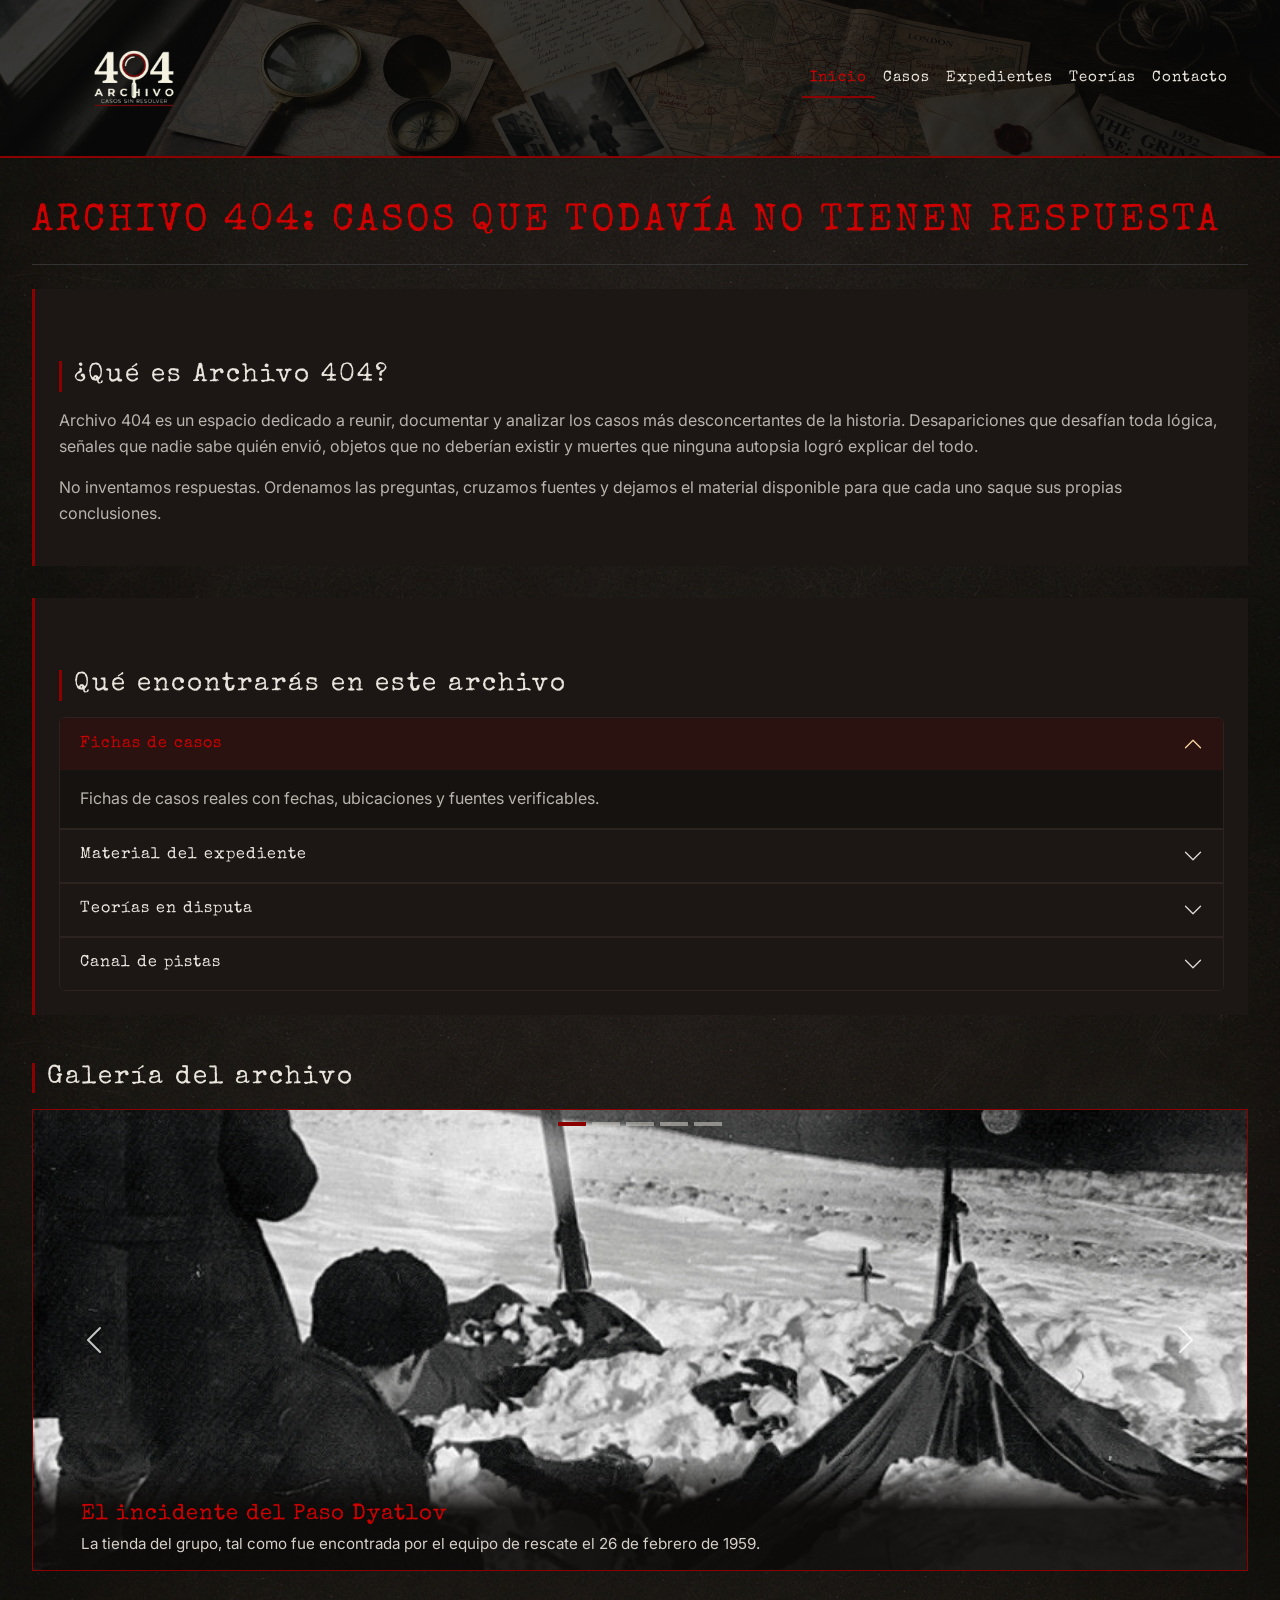
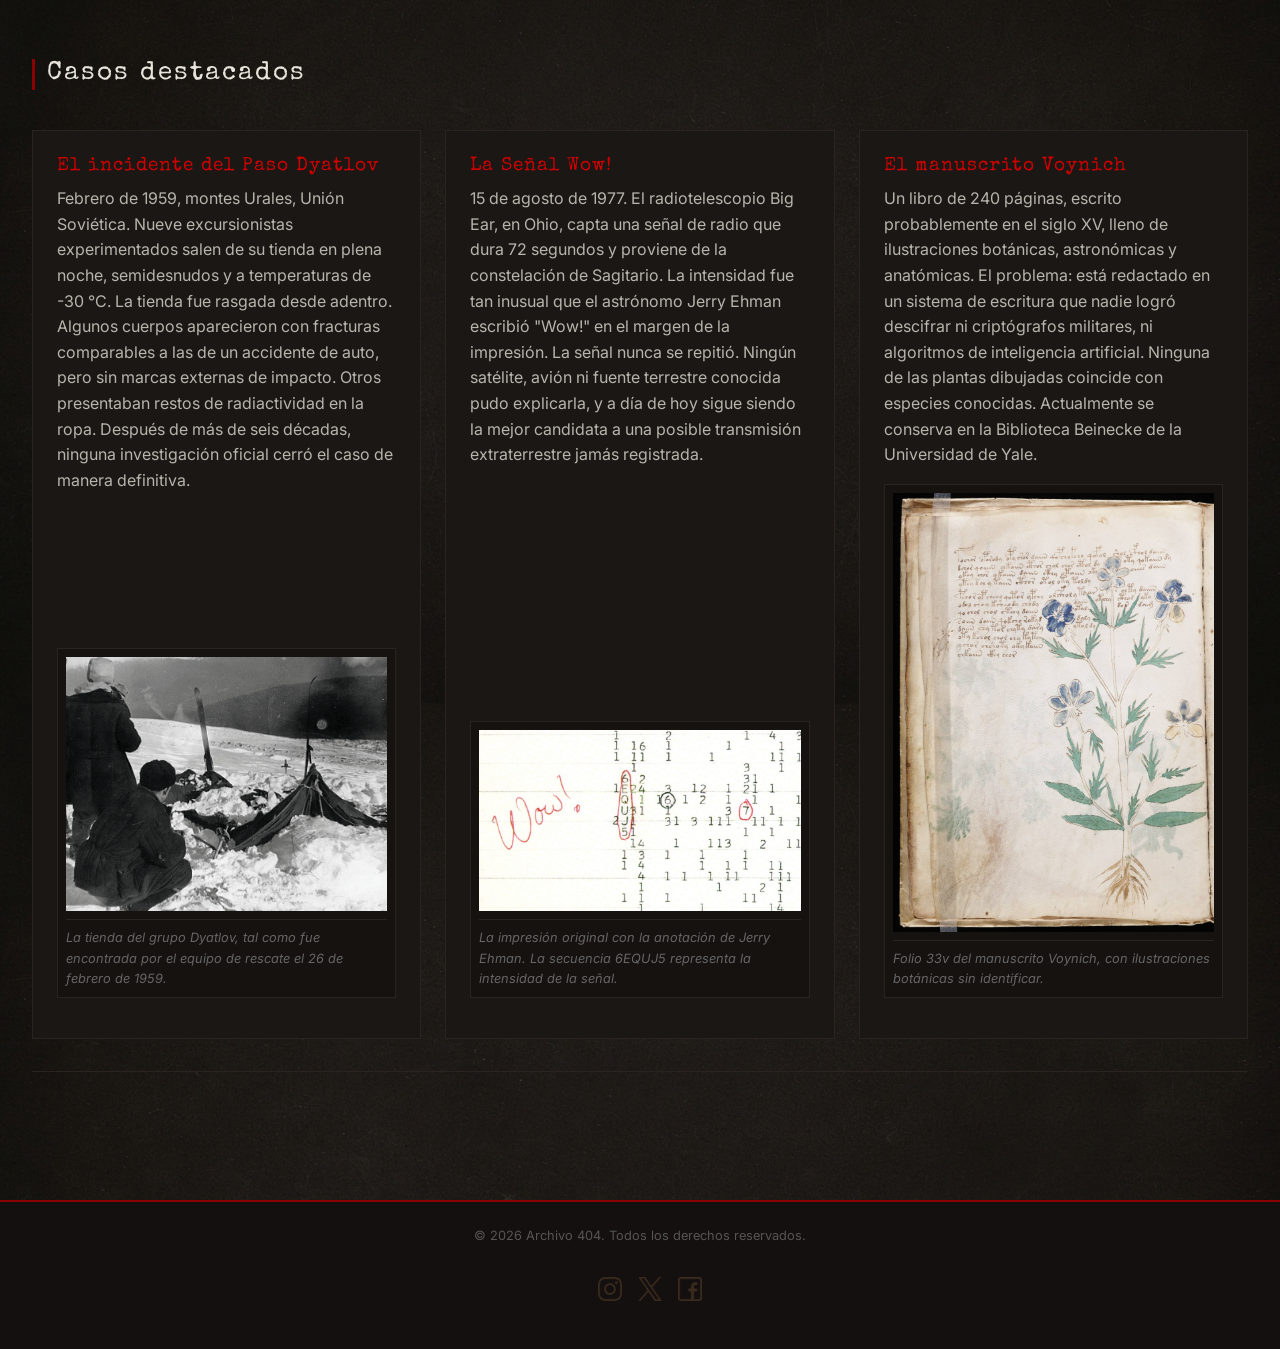
<file: index.html>
<!DOCTYPE html>
<html lang="es">
<head>
    <meta charset="UTF-8" />
    <meta name="viewport" content="width=device-width, initial-scale=1.0" />
    <title>Archivo 404 — Casos sin resolver</title>
    <link href="https://cdn.jsdelivr.net/npm/bootstrap@5.3.3/dist/css/bootstrap.min.css" rel="stylesheet" integrity="sha384-QWTKZyjpPEjISv5WaRU9OFeRpok6YctnYmDr5pNlyT2bRjXh0JMhjY6hW+ALEwIH" crossorigin="anonymous">
    <link rel="stylesheet" href="./css/style.css" />
</head>
<body class="page">
    <header class="header">
        <nav class="navbar navbar-expand-lg navbar-dark" data-bs-theme="dark" aria-label="Navegación principal">
            <div class="container-fluid">
                <a class="navbar-brand" href="./index.html">
                    <img src="./img/logo-archivo404.jpg" alt="Logo de la Página">
                </a>
                <button class="navbar-toggler" type="button" data-bs-toggle="collapse" data-bs-target="#menuPrincipal" aria-controls="menuPrincipal" aria-expanded="false" aria-label="Abrir menú de navegación">
                    <span class="navbar-toggler-icon"></span>
                </button>
                <div class="collapse navbar-collapse" id="menuPrincipal">
                    <ul class="navbar-nav ms-lg-auto">
                        <li class="nav-item">
                            <a class="nav-link active" href="./index.html" aria-current="page">Inicio</a>
                        </li>
                        <li class="nav-item">
                            <a class="nav-link" href="./pages/casos.html">Casos</a>
                        </li>
                        <li class="nav-item">
                            <a class="nav-link" href="./pages/expedientes.html">Expedientes</a>
                        </li>
                        <li class="nav-item">
                            <a class="nav-link" href="./pages/teorias.html">Teorías</a>
                        </li>
                        <li class="nav-item">
                            <a class="nav-link" href="./pages/contacto.html">Contacto</a>
                        </li>
                    </ul>
                </div>
            </div>
        </nav>
    </header>

    <main class="main-content">
        <h1>Archivo 404: CASOS QUE TODAVÍA NO TIENEN RESPUESTA</h1>

        <section class="intro-section">
            <h2>¿Qué es Archivo 404?</h2>
            <p>
                Archivo 404 es un espacio dedicado a reunir, documentar y analizar
                los casos más desconcertantes de la historia. Desapariciones que
                desafían toda lógica, señales que nadie sabe quién envió, objetos
                que no deberían existir y muertes que ninguna autopsia logró
                explicar del todo.
            </p>
            <p>
                No inventamos respuestas. Ordenamos las preguntas, cruzamos fuentes
                y dejamos el material disponible para que cada uno saque sus
                propias conclusiones.
            </p>
        </section>

        <section class="intro-section">
            <h2>Qué encontrarás en este archivo</h2>
            <div class="accordion archive-accordion" id="archivoAccordion">
                <div class="accordion-item">
                    <h3 class="accordion-header" id="headingFichas">
                        <button class="accordion-button" type="button" data-bs-toggle="collapse" data-bs-target="#collapseFichas" aria-expanded="true" aria-controls="collapseFichas">
                            Fichas de casos
                        </button>
                    </h3>
                    <div id="collapseFichas" class="accordion-collapse collapse show" aria-labelledby="headingFichas" data-bs-parent="#archivoAccordion">
                        <div class="accordion-body">
                            Fichas de casos reales con fechas, ubicaciones y fuentes verificables.
                        </div>
                    </div>
                </div>
                <div class="accordion-item">
                    <h3 class="accordion-header" id="headingMaterial">
                        <button class="accordion-button collapsed" type="button" data-bs-toggle="collapse" data-bs-target="#collapseMaterial" aria-expanded="false" aria-controls="collapseMaterial">
                            Material del expediente
                        </button>
                    </h3>
                    <div id="collapseMaterial" class="accordion-collapse collapse" aria-labelledby="headingMaterial" data-bs-parent="#archivoAccordion">
                        <div class="accordion-body">
                            Material fotográfico y cartográfico de cada expediente.
                        </div>
                    </div>
                </div>
                <div class="accordion-item">
                    <h3 class="accordion-header" id="headingTeorias">
                        <button class="accordion-button collapsed" type="button" data-bs-toggle="collapse" data-bs-target="#collapseTeorias" aria-expanded="false" aria-controls="collapseTeorias">
                            Teorías en disputa
                        </button>
                    </h3>
                    <div id="collapseTeorias" class="accordion-collapse collapse" aria-labelledby="headingTeorias" data-bs-parent="#archivoAccordion">
                        <div class="accordion-body">
                            Teorías en disputa: desde la explicación científica más conservadora hasta las hipótesis que nadie se anima a descartar.
                        </div>
                    </div>
                </div>
                <div class="accordion-item">
                    <h3 class="accordion-header" id="headingPistas">
                        <button class="accordion-button collapsed" type="button" data-bs-toggle="collapse" data-bs-target="#collapsePistas" aria-expanded="false" aria-controls="collapsePistas">
                            Canal de pistas
                        </button>
                    </h3>
                    <div id="collapsePistas" class="accordion-collapse collapse" aria-labelledby="headingPistas" data-bs-parent="#archivoAccordion">
                        <div class="accordion-body">
                            Un canal directo para enviar pistas, testimonios o correcciones.
                        </div>
                    </div>
                </div>
            </div>
        </section>

        <section class="gallery-section" aria-labelledby="titulo-galeria">
            <h2 id="titulo-galeria">Galería del archivo</h2>
            <div id="archivoCarousel" class="carousel slide case-carousel" data-bs-ride="carousel">
                <div class="carousel-indicators">
                    <button type="button" data-bs-target="#archivoCarousel" data-bs-slide-to="0" class="active" aria-current="true" aria-label="Diapositiva 1"></button>
                    <button type="button" data-bs-target="#archivoCarousel" data-bs-slide-to="1" aria-label="Diapositiva 2"></button>
                    <button type="button" data-bs-target="#archivoCarousel" data-bs-slide-to="2" aria-label="Diapositiva 3"></button>
                    <button type="button" data-bs-target="#archivoCarousel" data-bs-slide-to="3" aria-label="Diapositiva 4"></button>
                    <button type="button" data-bs-target="#archivoCarousel" data-bs-slide-to="4" aria-label="Diapositiva 5"></button>
                </div>
                <div class="carousel-inner">
                    <div class="carousel-item active">
                        <img src="./img/paso-dyatlov-tienda.jpg" class="d-block w-100" alt="Fotografía en blanco y negro de la tienda de campaña del grupo Dyatlov encontrada semiderrumbada y cubierta de nieve en los montes Urales">
                        <div class="carousel-caption">
                            <h3>El incidente del Paso Dyatlov</h3>
                            <p>La tienda del grupo, tal como fue encontrada por el equipo de rescate el 26 de febrero de 1959.</p>
                        </div>
                    </div>
                    <div class="carousel-item">
                        <img src="./img/senal-wow.jpg" class="d-block w-100" alt="Impresión original del radiotelescopio Big Ear con la secuencia 6EQUJ5 rodeada por un círculo rojo y la anotación Wow! escrita a mano">
                        <div class="carousel-caption">
                            <h3>La Señal Wow!</h3>
                            <p>La impresión original con la anotación de Jerry Ehman. La secuencia 6EQUJ5 representa la intensidad de la señal.</p>
                        </div>
                    </div>
                    <div class="carousel-item">
                        <img src="./img/manuscrito-voynich.jpg" class="d-block w-100" alt="Página abierta del manuscrito Voynich mostrando texto en escritura desconocida junto a ilustraciones botánicas de plantas que no coinciden con especies reales">
                        <div class="carousel-caption">
                            <h3>El manuscrito Voynich</h3>
                            <p>Folio 33v, con ilustraciones botánicas sin identificar. Biblioteca Beinecke, Universidad de Yale.</p>
                        </div>
                    </div>
                    <div class="carousel-item">
                        <img src="./img/mary-celeste-grabado.jpg" class="d-block w-100" alt="Grabado del siglo XIX del bergantín Mary Celeste navegando en mar abierto">
                        <div class="carousel-caption">
                            <h3>El Mary Celeste</h3>
                            <p>Ilustración del bergantín encontrada a la deriva en 1872, con la carga intacta y la tripulación desaparecida.</p>
                        </div>
                    </div>
                    <div class="carousel-item">
                        <img src="./img/faro-flannan.jpg" class="d-block w-100" alt="Fotografía del faro de las islas Flannan sobre un acantilado rocoso rodeado de mar">
                        <div class="carousel-caption">
                            <h3>El faro de las islas Flannan</h3>
                            <p>Eilean Mòr, Escocia, donde desaparecieron los tres fareros en diciembre de 1900.</p>
                        </div>
                    </div>
                </div>
                <button class="carousel-control-prev" type="button" data-bs-target="#archivoCarousel" data-bs-slide="prev">
                    <span class="carousel-control-prev-icon" aria-hidden="true"></span>
                    <span class="visually-hidden">Anterior</span>
                </button>
                <button class="carousel-control-next" type="button" data-bs-target="#archivoCarousel" data-bs-slide="next">
                    <span class="carousel-control-next-icon" aria-hidden="true"></span>
                    <span class="visually-hidden">Siguiente</span>
                </button>
            </div>
        </section>

        <section class="case-category">
            <h2>Casos destacados</h2>

            <article class="case-card" tabindex="0">
                <h3>El incidente del Paso Dyatlov</h3>
                <p>
                    Febrero de 1959, montes Urales, Unión Soviética. Nueve
                    excursionistas experimentados salen de su tienda en plena noche,
                    semidesnudos y a temperaturas de -30 °C. La tienda fue rasgada
                    desde adentro. Algunos cuerpos aparecieron con fracturas
                    comparables a las de un accidente de auto, pero sin marcas
                    externas de impacto. Otros presentaban restos de radiactividad
                    en la ropa. Después de más de seis décadas, ninguna
                    investigación oficial cerró el caso de manera definitiva.
                </p>
                <figure>
                    <img src="./img/paso-dyatlov-tienda.jpg" alt="Fotografía en blanco y negro de la tienda de campaña del grupo Dyatlov encontrada semiderrumbada y cubierta de nieve en los montes Urales" />
                    <figcaption>La tienda del grupo Dyatlov, tal como fue encontrada por el equipo de rescate el 26 de febrero de 1959.</figcaption>
                </figure>
            </article>

            <article class="case-card" tabindex="0">
                <h3>La Señal Wow!</h3>
                <p>
                    15 de agosto de 1977. El radiotelescopio Big Ear, en Ohio,
                    capta una señal de radio que dura 72 segundos y proviene de la
                    constelación de Sagitario. La intensidad fue tan inusual que el
                    astrónomo Jerry Ehman escribió "Wow!" en el margen de la
                    impresión. La señal nunca se repitió. Ningún satélite, avión ni
                    fuente terrestre conocida pudo explicarla, y a día de hoy sigue
                    siendo la mejor candidata a una posible transmisión
                    extraterrestre jamás registrada.
                </p>
                <figure>
                    <img src="./img/senal-wow.jpg" alt="Impresión original del radiotelescopio Big Ear con la secuencia 6EQUJ5 rodeada por un círculo rojo y la anotación Wow! escrita a mano" />
                    <figcaption>La impresión original con la anotación de Jerry Ehman. La secuencia 6EQUJ5 representa la intensidad de la señal.</figcaption>
                </figure>
            </article>

            <article class="case-card" tabindex="0">
                <h3>El manuscrito Voynich</h3>
                <p>
                    Un libro de 240 páginas, escrito probablemente en el siglo XV,
                    lleno de ilustraciones botánicas, astronómicas y anatómicas. El
                    problema: está redactado en un sistema de escritura que nadie
                    logró descifrar ni criptógrafos militares, ni algoritmos de 
                    inteligencia artificial. Ninguna de las plantas dibujadas
                    coincide con especies conocidas. Actualmente se conserva en la
                    Biblioteca Beinecke de la Universidad de Yale.
                </p>
                <figure>
                    <img src="./img/manuscrito-voynich.jpg" alt="Página abierta del manuscrito Voynich mostrando texto en escritura desconocida junto a ilustraciones botánicas de plantas que no coinciden con especies reales" />
                    <figcaption>Folio 33v del manuscrito Voynich, con ilustraciones botánicas sin identificar.</figcaption>
                </figure>
            </article>
        </section>
    </main>

    <footer class="site-footer">
        <p>&copy; 2026 Archivo 404. Todos los derechos reservados.</p>
        <ul class="social-links">
            <li><a href="https://www.instagram.com/" target="_blank"><img src="./img/instagram.png" alt="Instagram"></a></li>
            <li><a href="https://x.com/" target="_blank"><img src="./img/x.png" alt="X"></a></li>
            <li><a href="https://www.facebook.com/" target="_blank"><img src="./img/facebook.png" alt="Facebook"></a></li>
        </ul>
    </footer>
    <script src="https://cdn.jsdelivr.net/npm/bootstrap@5.3.3/dist/js/bootstrap.bundle.min.js" integrity="sha384-YvpcrYf0tY3lHB60NNkmXc5s9fDVZLESaAA55NDzOxhy9GkcIdslK1eN7N6jIeHz" crossorigin="anonymous"></script>
</body>
</html>
</file>
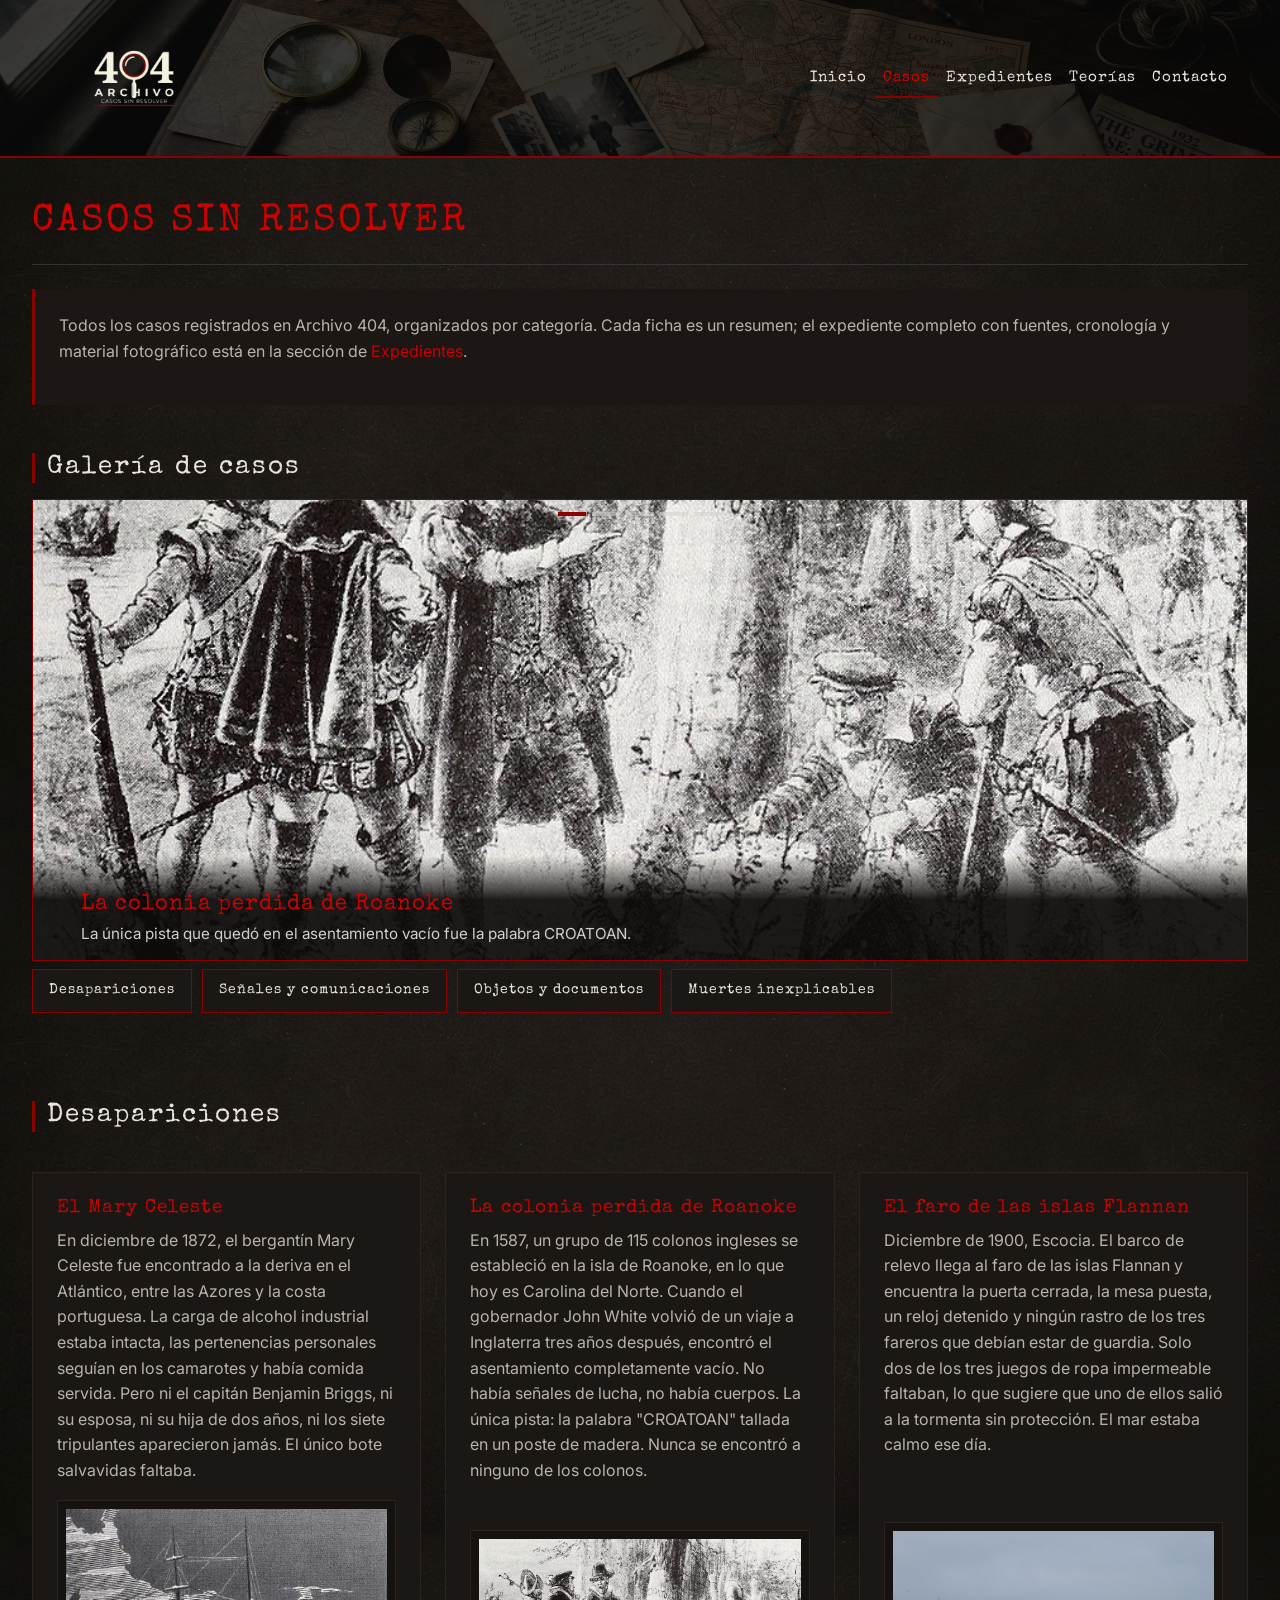
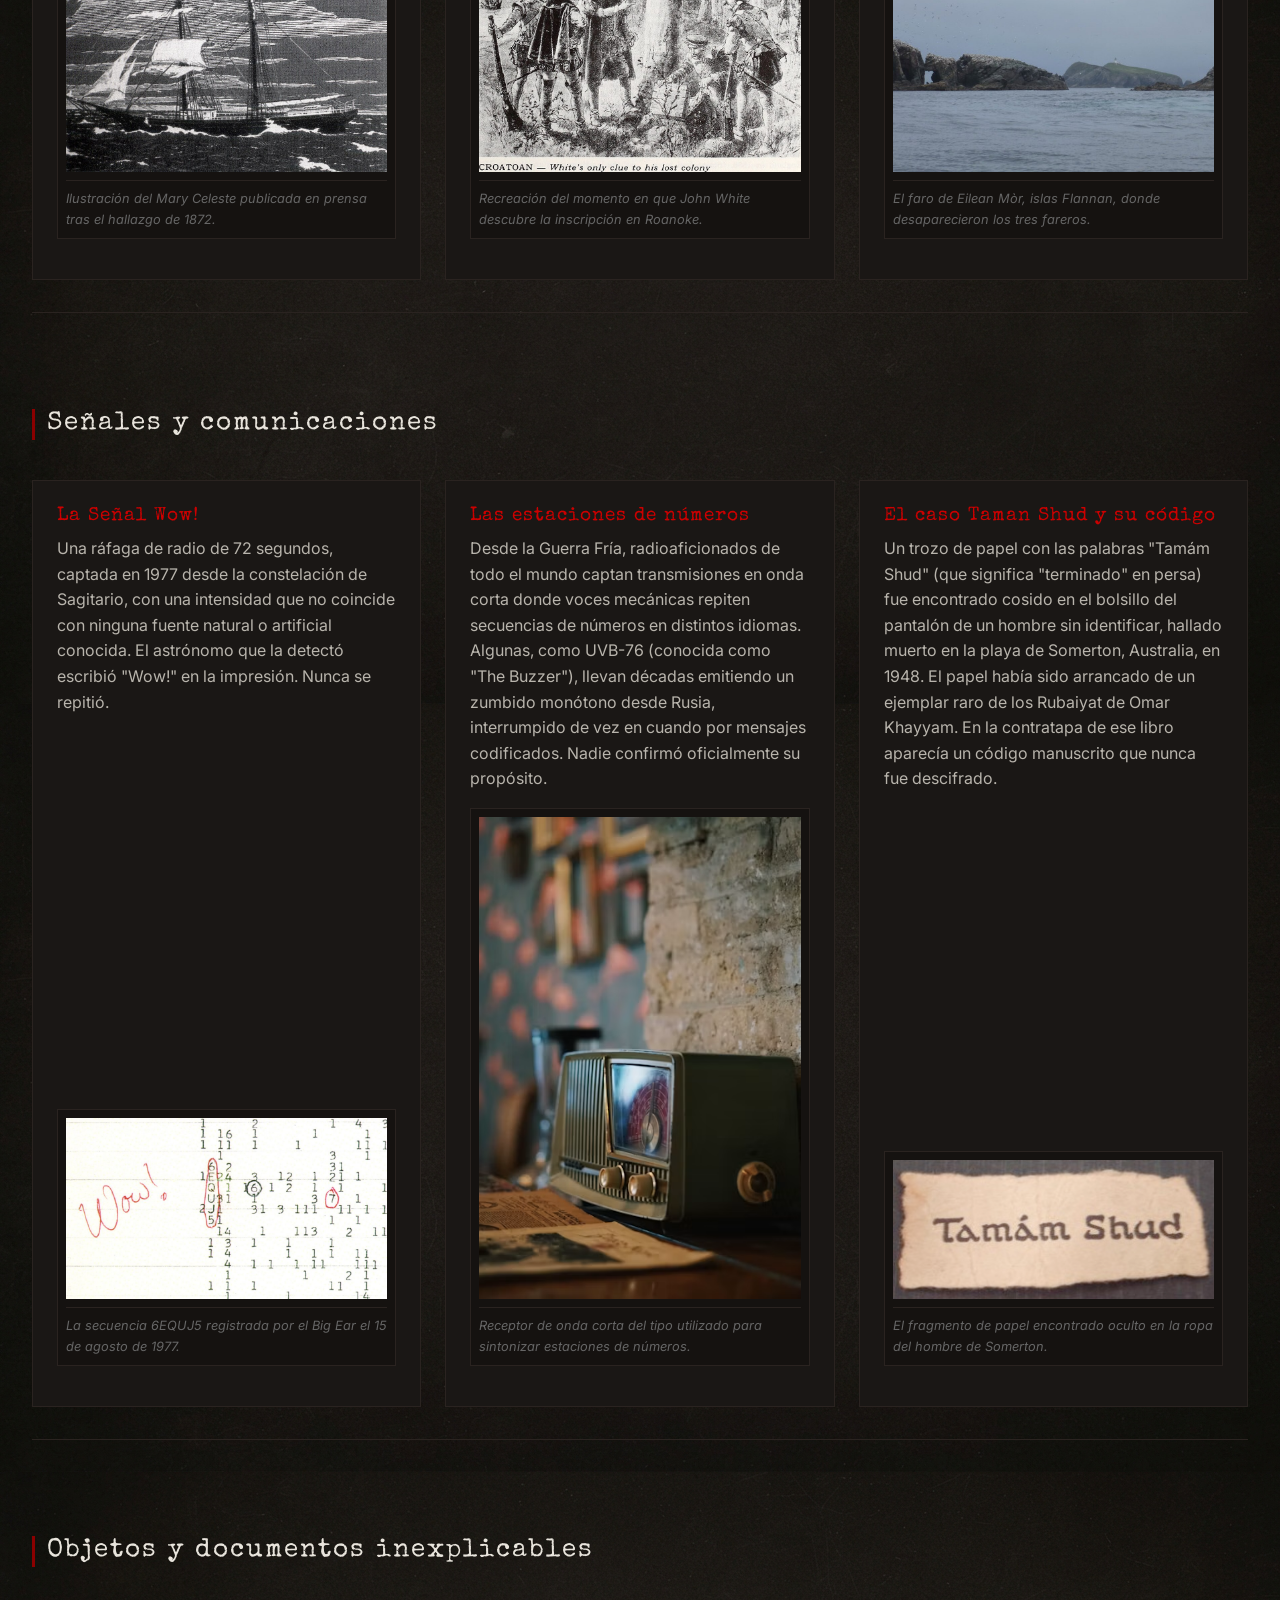
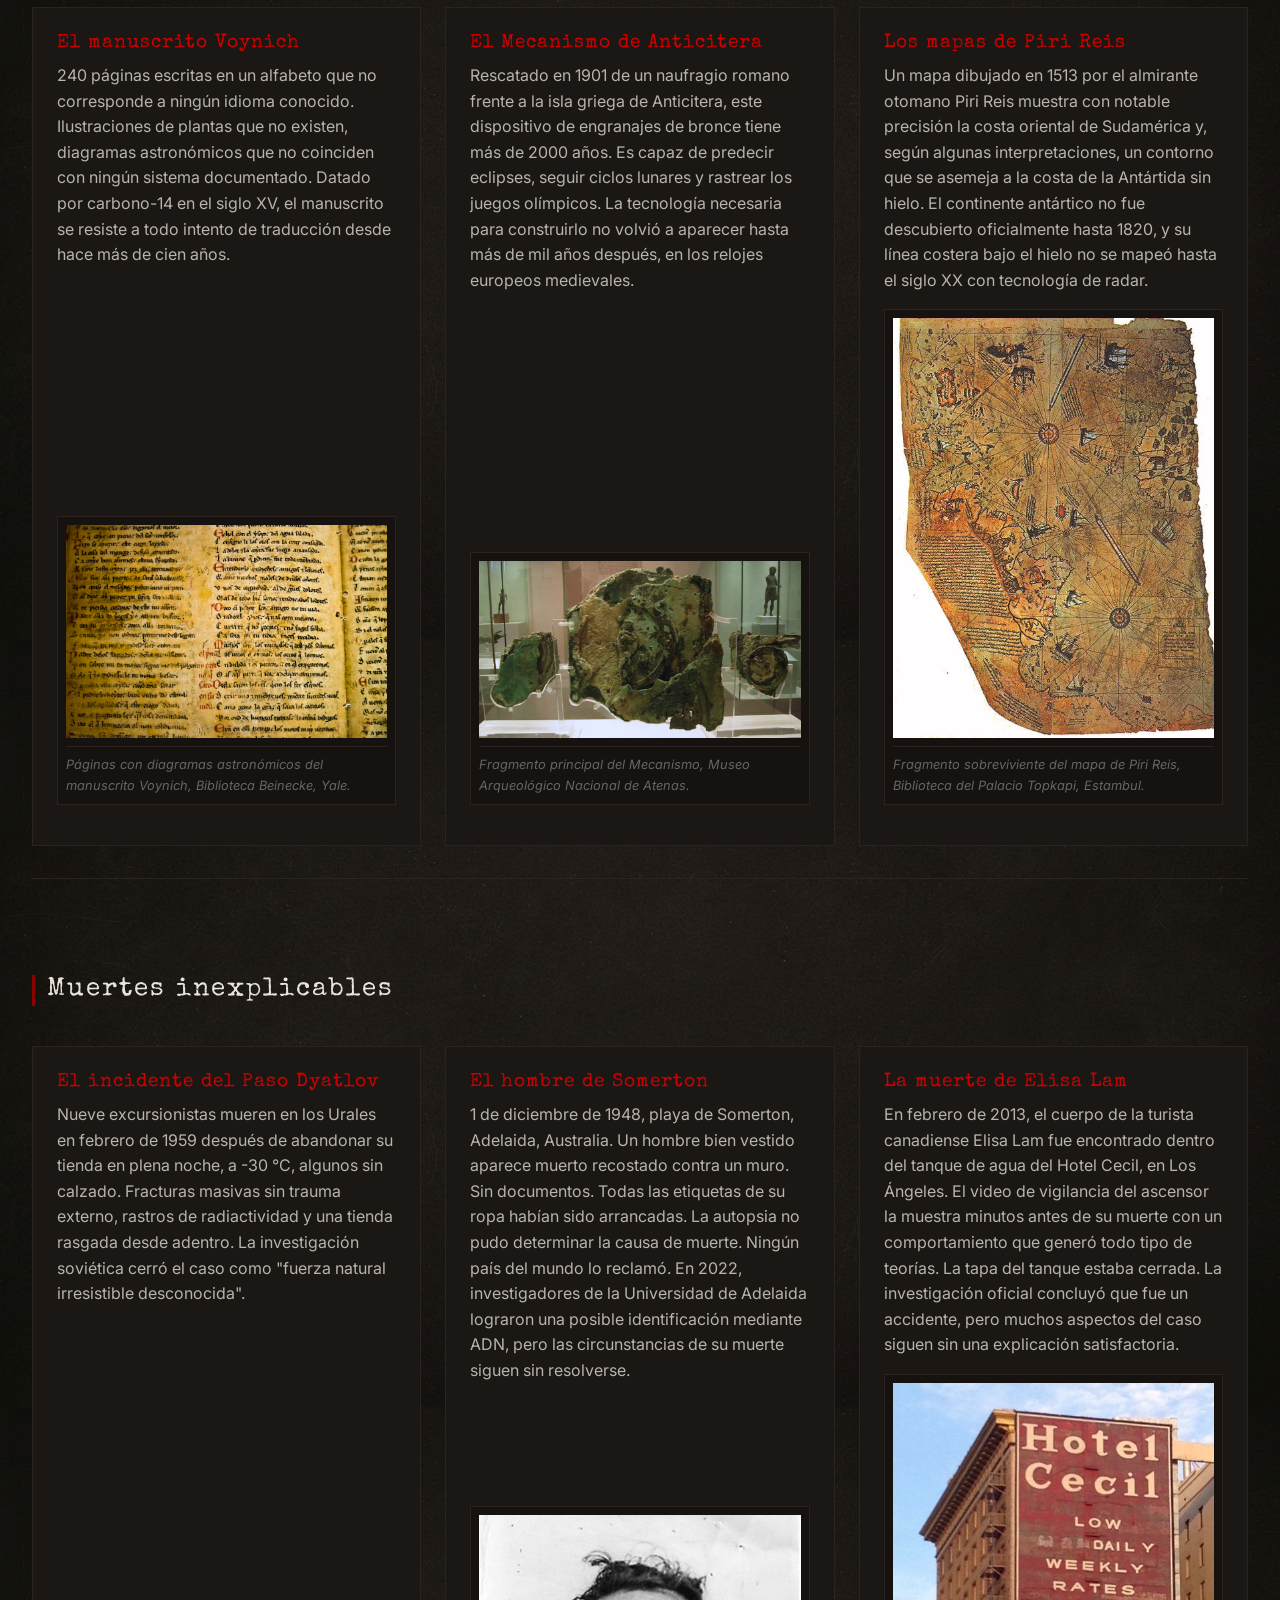
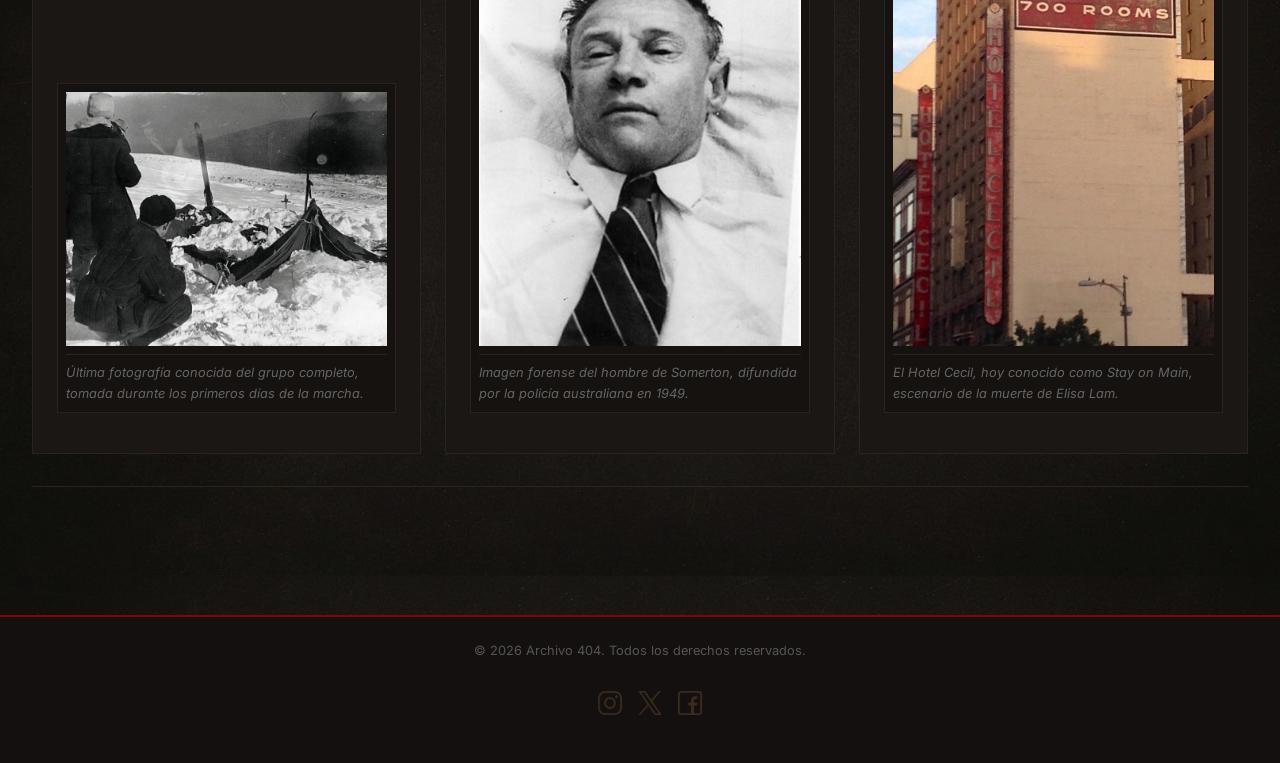
<file: pages/casos.html>
<!DOCTYPE html>
<html lang="es">
<head>
    <meta charset="UTF-8" />
    <meta name="viewport" content="width=device-width, initial-scale=1.0" />
    <title>Casos sin resolver | Archivo 404</title>
    <link href="https://cdn.jsdelivr.net/npm/bootstrap@5.3.3/dist/css/bootstrap.min.css" rel="stylesheet" integrity="sha384-QWTKZyjpPEjISv5WaRU9OFeRpok6YctnYmDr5pNlyT2bRjXh0JMhjY6hW+ALEwIH" crossorigin="anonymous">
    <link rel="stylesheet" href="../css/style.css" />
</head>
<body class="page">
    <header class="header">
        <nav class="navbar navbar-expand-lg navbar-dark" data-bs-theme="dark" aria-label="Navegación principal">
            <div class="container-fluid">
                <a class="navbar-brand" href="../index.html">
                    <img src="../img/logo-archivo404.jpg" alt="Logo de la Página">
                </a>
                <button class="navbar-toggler" type="button" data-bs-toggle="collapse" data-bs-target="#menuPrincipal" aria-controls="menuPrincipal" aria-expanded="false" aria-label="Abrir menú de navegación">
                    <span class="navbar-toggler-icon"></span>
                </button>
                <div class="collapse navbar-collapse" id="menuPrincipal">
                    <ul class="navbar-nav ms-lg-auto">
                        <li class="nav-item">
                            <a class="nav-link" href="../index.html">Inicio</a>
                        </li>
                        <li class="nav-item">
                            <a class="nav-link active" href="./casos.html" aria-current="page">Casos</a>
                        </li>
                        <li class="nav-item">
                            <a class="nav-link" href="./expedientes.html">Expedientes</a>
                        </li>
                        <li class="nav-item">
                            <a class="nav-link" href="./teorias.html">Teorías</a>
                        </li>
                        <li class="nav-item">
                            <a class="nav-link" href="./contacto.html">Contacto</a>
                        </li>
                    </ul>
                </div>
            </div>
        </nav>
    </header>

    <main class="main-content">
        <h1>Casos Sin Resolver</h1>

        <section class="intro-section">
            <p>
                Todos los casos registrados en Archivo 404, organizados por
                categoría. Cada ficha es un resumen; el expediente completo con
                fuentes, cronología y material fotográfico está en la sección de
                <a href="./expedientes.html">Expedientes</a>.
            </p>
        </section>

        <section class="gallery-section" aria-labelledby="titulo-galeria-casos">
            <h2 id="titulo-galeria-casos">Galería de casos</h2>
            <div id="casosCarousel" class="carousel slide case-carousel" data-bs-ride="carousel">
                <div class="carousel-indicators">
                    <button type="button" data-bs-target="#casosCarousel" data-bs-slide-to="0" class="active" aria-current="true" aria-label="Diapositiva 1"></button>
                    <button type="button" data-bs-target="#casosCarousel" data-bs-slide-to="1" aria-label="Diapositiva 2"></button>
                    <button type="button" data-bs-target="#casosCarousel" data-bs-slide-to="2" aria-label="Diapositiva 3"></button>
                    <button type="button" data-bs-target="#casosCarousel" data-bs-slide-to="3" aria-label="Diapositiva 4"></button>
                    <button type="button" data-bs-target="#casosCarousel" data-bs-slide-to="4" aria-label="Diapositiva 5"></button>
                </div>
                <div class="carousel-inner">
                    <div class="carousel-item active">
                        <img src="../img/roanoke.jpg" class="d-block w-100" alt="Ilustración histórica que muestra a John White observando la palabra CROATOAN tallada en un poste de madera en el asentamiento vacío de Roanoke">
                        <div class="carousel-caption">
                            <h3>La colonia perdida de Roanoke</h3>
                            <p>La única pista que quedó en el asentamiento vacío fue la palabra CROATOAN.</p>
                        </div>
                    </div>
                    <div class="carousel-item">
                        <img src="../img/estaciones-numeros.jpg" class="d-block w-100" alt="Radio de onda corta vintage sobre una mesa de madera, con la aguja del dial señalando una frecuencia">
                        <div class="carousel-caption">
                            <h3>Las estaciones de números</h3>
                            <p>Voces mecánicas que repiten secuencias en onda corta desde la Guerra Fría.</p>
                        </div>
                    </div>
                    <div class="carousel-item">
                        <img src="../img/mecanismo-anticitera.jpg" class="d-block w-100" alt="Fragmento principal del Mecanismo de Anticitera mostrando engranajes de bronce corroídos en museo">
                        <div class="carousel-caption">
                            <h3>El Mecanismo de Anticitera</h3>
                            <p>Un computador de engranajes de más de 2000 años, rescatado de un naufragio romano.</p>
                        </div>
                    </div>
                    <div class="carousel-item">
                        <img src="../img/hombre-somerton.jpg" class="d-block w-100" alt="Fotografía post mortem del hombre de Somerton, rostro de un hombre de mediana edad con rasgos europeos y cabello peinado hacia atrás">
                        <div class="carousel-caption">
                            <h3>El hombre de Somerton</h3>
                            <p>Imagen forense difundida por la policía australiana en 1949. La causa de muerte sigue abierta.</p>
                        </div>
                    </div>
                    <div class="carousel-item">
                        <img src="../img/mapa-piri-reis.jpg" class="d-block w-100" alt="Fragmento del mapa de Piri Reis de 1513 dibujado sobre piel de gacela, mostrando costas de América del Sur y anotaciones en turco otomano">
                        <div class="carousel-caption">
                            <h3>Los mapas de Piri Reis</h3>
                            <p>Fragmento de 1513 conservado en la Biblioteca del Palacio Topkapi, Estambul.</p>
                        </div>
                    </div>
                </div>
                <button class="carousel-control-prev" type="button" data-bs-target="#casosCarousel" data-bs-slide="prev">
                    <span class="carousel-control-prev-icon" aria-hidden="true"></span>
                    <span class="visually-hidden">Anterior</span>
                </button>
                <button class="carousel-control-next" type="button" data-bs-target="#casosCarousel" data-bs-slide="next">
                    <span class="carousel-control-next-icon" aria-hidden="true"></span>
                    <span class="visually-hidden">Siguiente</span>
                </button>
            </div>
            <div class="category-actions" role="group" aria-label="Categorías de casos">
                <a class="btn btn-archive" href="#desapariciones">Desapariciones</a>
                <a class="btn btn-archive" href="#senales">Señales y comunicaciones</a>
                <a class="btn btn-archive" href="#objetos">Objetos y documentos</a>
                <a class="btn btn-archive" href="#muertes">Muertes inexplicables</a>
            </div>
        </section>

        <!-- CATEGORÍA 1: DESAPARICIONES -->
        <section class="case-category" id="desapariciones">
            <h2>Desapariciones</h2>

            <article class="case-card" tabindex="0">
                <h3>El Mary Celeste</h3>
                <p>
                    En diciembre de 1872, el bergantín Mary Celeste fue encontrado a
                    la deriva en el Atlántico, entre las Azores y la costa
                    portuguesa. La carga de alcohol industrial estaba intacta, las
                    pertenencias personales seguían en los camarotes y había comida
                    servida. Pero ni el capitán Benjamin Briggs, ni su esposa, ni su
                    hija de dos años, ni los siete tripulantes aparecieron jamás.
                    El único bote salvavidas faltaba.
                </p>
                <figure>
                    <img src="../img/mary-celeste-grabado.jpg" alt="Grabado del siglo XIX del bergantín Mary Celeste navegando en mar abierto" />
                    <figcaption>Ilustración del Mary Celeste publicada en prensa tras el hallazgo de 1872.</figcaption>
                </figure>
            </article>

            <article class="case-card" tabindex="0">
                <h3>La colonia perdida de Roanoke</h3>
                <p>
                    En 1587, un grupo de 115 colonos ingleses se estableció en la
                    isla de Roanoke, en lo que hoy es Carolina del Norte. Cuando el
                    gobernador John White volvió de un viaje a Inglaterra tres años
                    después, encontró el asentamiento completamente vacío. No había
                    señales de lucha, no había cuerpos. La única pista: la palabra
                    "CROATOAN" tallada en un poste de madera. Nunca se encontró a
                    ninguno de los colonos.
                </p>
                <figure>
                    <img src="../img/roanoke.jpg" alt="Ilustración histórica que muestra a John White observando la palabra CROATOAN tallada en un poste de madera en el asentamiento vacío de Roanoke" />
                    <figcaption>Recreación del momento en que John White descubre la inscripción en Roanoke.</figcaption>
                </figure>
            </article>

            <article class="case-card" tabindex="0">
                <h3>El faro de las islas Flannan</h3>
                <p>
                    Diciembre de 1900, Escocia. El barco de relevo llega al faro de
                    las islas Flannan y encuentra la puerta cerrada, la mesa puesta,
                    un reloj detenido y ningún rastro de los tres fareros que debían
                    estar de guardia. Solo dos de los tres juegos de ropa impermeable
                    faltaban, lo que sugiere que uno de ellos salió a la tormenta sin
                    protección. El mar estaba calmo ese día.
                </p>
                <figure>
                    <img src="../img/faro-flannan.jpg" alt="Fotografía del faro de las islas Flannan sobre un acantilado rocoso rodeado de mar" />
                    <figcaption>El faro de Eilean Mòr, islas Flannan, donde desaparecieron los tres fareros.</figcaption>
                </figure>
            </article>
        </section>

        <!-- CATEGORÍA 2: SEÑALES Y COMUNICACIONES -->
        <section class="case-category" id="senales">
            <h2>Señales y comunicaciones</h2>

            <article class="case-card" tabindex="0">
                <h3>La Señal Wow!</h3>
                <p>
                    Una ráfaga de radio de 72 segundos, captada en 1977 desde la
                    constelación de Sagitario, con una intensidad que no coincide
                    con ninguna fuente natural o artificial conocida. El astrónomo
                    que la detectó escribió "Wow!" en la impresión. Nunca se repitió.
                </p>
                <figure>
                    <img src="../img/senal-wow.jpg" alt="Impresión original del radiotelescopio Big Ear con la anotación Wow! escrita a mano por el astrónomo Jerry Ehman" />
                    <figcaption>La secuencia 6EQUJ5 registrada por el Big Ear el 15 de agosto de 1977.</figcaption>
                </figure>
            </article>

            <article class="case-card" tabindex="0">
                <h3>Las estaciones de números</h3>
                <p>
                    Desde la Guerra Fría, radioaficionados de todo el mundo captan
                    transmisiones en onda corta donde voces mecánicas repiten
                    secuencias de números en distintos idiomas. Algunas, como UVB-76
                    (conocida como "The Buzzer"), llevan décadas emitiendo un zumbido
                    monótono desde Rusia, interrumpido de vez en cuando por mensajes
                    codificados. Nadie confirmó oficialmente su propósito.
                </p>
                <figure>
                    <img src="../img/estaciones-numeros.jpg" alt="Radio de onda corta vintage sobre una mesa de madera, con la aguja del dial señalando una frecuencia" />
                    <figcaption>Receptor de onda corta del tipo utilizado para sintonizar estaciones de números.</figcaption>
                </figure>
            </article>

            <article class="case-card" tabindex="0">
                <h3>El caso Taman Shud y su código</h3>
                <p>
                    Un trozo de papel con las palabras "Tamám Shud" (que significa
                    "terminado" en persa) fue encontrado cosido en el bolsillo del
                    pantalón de un hombre sin identificar, hallado muerto en la
                    playa de Somerton, Australia, en 1948. El papel había sido
                    arrancado de un ejemplar raro de los Rubaiyat de Omar Khayyam.
                    En la contratapa de ese libro aparecía un código manuscrito que
                    nunca fue descifrado.
                </p>
                <figure>
                    <img src="../img/taman-shud.jpg" alt="Fotografía del pequeño trozo de papel impreso con las palabras Tamam Shud encontrado en el bolsillo del hombre de Somerton" />
                    <figcaption>El fragmento de papel encontrado oculto en la ropa del hombre de Somerton.</figcaption>
                </figure>
            </article>
        </section>

        <!-- CATEGORÍA 3: OBJETOS Y DOCUMENTOS -->
        <section class="case-category" id="objetos">
            <h2>Objetos y documentos inexplicables</h2>

            <article class="case-card" tabindex="0">
                <h3>El manuscrito Voynich</h3>
                <p>
                    240 páginas escritas en un alfabeto que no corresponde a ningún
                    idioma conocido. Ilustraciones de plantas que no existen,
                    diagramas astronómicos que no coinciden con ningún sistema
                    documentado. Datado por carbono-14 en el siglo XV, el manuscrito
                    se resiste a todo intento de traducción desde hace más de cien
                    años.
                </p>
                <figure>
                    <img src="../img/voynich-texto.jpg" alt="Doble página del manuscrito Voynich con texto en escritura indescifrada" />
                    <figcaption>Páginas con diagramas astronómicos del manuscrito Voynich, Biblioteca Beinecke, Yale.</figcaption>
                </figure>
            </article>

            <article class="case-card" tabindex="0">
                <h3>El Mecanismo de Anticitera</h3>
                <p>
                    Rescatado en 1901 de un naufragio romano frente a la isla griega
                    de Anticitera, este dispositivo de engranajes de bronce tiene más
                    de 2000 años. Es capaz de predecir eclipses, seguir ciclos
                    lunares y rastrear los juegos olímpicos. La tecnología necesaria
                    para construirlo no volvió a aparecer hasta más de mil años
                    después, en los relojes europeos medievales.
                </p>
                <figure>
                    <img src="../img/mecanismo-anticitera.jpg" alt="Fragmento principal del Mecanismo de Anticitera mostrando engranajes de bronce corroídos en museo" />
                    <figcaption>Fragmento principal del Mecanismo, Museo Arqueológico Nacional de Atenas.</figcaption>
                </figure>
            </article>

            <article class="case-card" tabindex="0">
                <h3>Los mapas de Piri Reis</h3>
                <p>
                    Un mapa dibujado en 1513 por el almirante otomano Piri Reis
                    muestra con notable precisión la costa oriental de Sudamérica
                    y, según algunas interpretaciones, un contorno que se asemeja
                    a la costa de la Antártida sin hielo. El continente antártico
                    no fue descubierto oficialmente hasta 1820, y su línea costera
                    bajo el hielo no se mapeó hasta el siglo XX con tecnología de
                    radar.
                </p>
                <figure>
                    <img src="../img/mapa-piri-reis.jpg" alt="Fragmento del mapa de Piri Reis de 1513 dibujado sobre piel de gacela, mostrando costas de América del Sur y anotaciones en turco otomano" />
                    <figcaption>Fragmento sobreviviente del mapa de Piri Reis, Biblioteca del Palacio Topkapi, Estambul.</figcaption>
                </figure>
            </article>
        </section>

        <!-- CATEGORÍA 4: MUERTES INEXPLICABLES -->
        <section class="case-category" id="muertes">
            <h2>Muertes inexplicables</h2>

            <article class="case-card" tabindex="0">
                <h3>El incidente del Paso Dyatlov</h3>
                <p>
                    Nueve excursionistas mueren en los Urales en febrero de 1959
                    después de abandonar su tienda en plena noche, a -30 °C,
                    algunos sin calzado. Fracturas masivas sin trauma externo,
                    rastros de radiactividad y una tienda rasgada desde adentro.
                    La investigación soviética cerró el caso como "fuerza natural
                    irresistible desconocida".
                </p>
                <figure>
                    <img src="../img/paso-dyatlov-grupo.jpg" alt="Fotografía en blanco y negro de la tienda de campaña del grupo Dyatlov encontrada semiderrumbada y cubierta de nieve en los montes Urales" />
                    <figcaption>Última fotografía conocida del grupo completo, tomada durante los primeros días de la marcha.</figcaption>
                </figure>
            </article>

            <article class="case-card" tabindex="0">
                <h3>El hombre de Somerton</h3>
                <p>
                    1 de diciembre de 1948, playa de Somerton, Adelaida, Australia.
                    Un hombre bien vestido aparece muerto recostado contra un muro.
                    Sin documentos. Todas las etiquetas de su ropa habían sido
                    arrancadas. La autopsia no pudo determinar la causa de muerte.
                    Ningún país del mundo lo reclamó. En 2022, investigadores de la
                    Universidad de Adelaida lograron una posible identificación
                    mediante ADN, pero las circunstancias de su muerte siguen sin
                    resolverse.
                </p>
                <figure>
                    <img src="../img/hombre-somerton.jpg" alt="Fotografía post mortem del hombre de Somerton, rostro de un hombre de mediana edad con rasgos europeos y cabello peinado hacia atrás" />
                    <figcaption>Imagen forense del hombre de Somerton, difundida por la policía australiana en 1949.</figcaption>
                </figure>
            </article>

            <article class="case-card" tabindex="0">
                <h3>La muerte de Elisa Lam</h3>
                <p>
                    En febrero de 2013, el cuerpo de la turista canadiense Elisa Lam
                    fue encontrado dentro del tanque de agua del Hotel Cecil, en Los
                    Ángeles. El video de vigilancia del ascensor la muestra minutos
                    antes de su muerte con un comportamiento que generó todo tipo de
                    teorías. La tapa del tanque estaba cerrada. La investigación
                    oficial concluyó que fue un accidente, pero muchos aspectos del
                    caso siguen sin una explicación satisfactoria.
                </p>
                <figure>
                    <img src="../img/hotel-cecil.jpg" alt="Fachada del Hotel Cecil en Los Ángeles, un edificio antiguo de ladrillo con un cartel vertical luminoso que dice Cecil" />
                    <figcaption>El Hotel Cecil, hoy conocido como Stay on Main, escenario de la muerte de Elisa Lam.</figcaption>
                </figure>
            </article>
        </section>
    </main>

    <footer class="site-footer">
        <p>&copy; 2026 Archivo 404. Todos los derechos reservados.</p>
        <ul class="social-links">
            <li><a href="https://www.instagram.com/" target="_blank"><img src="../img/instagram.png" alt="Instagram"></a></li>
            <li><a href="https://x.com/" target="_blank"><img src="../img/x.png" alt="X"></a></li>
            <li><a href="https://www.facebook.com/" target="_blank"><img src="../img/facebook.png" alt="Facebook"></a></li>
        </ul>
    </footer>
    <script src="https://cdn.jsdelivr.net/npm/bootstrap@5.3.3/dist/js/bootstrap.bundle.min.js" integrity="sha384-YvpcrYf0tY3lHB60NNkmXc5s9fDVZLESaAA55NDzOxhy9GkcIdslK1eN7N6jIeHz" crossorigin="anonymous"></script>
</body>
</html>
</file>
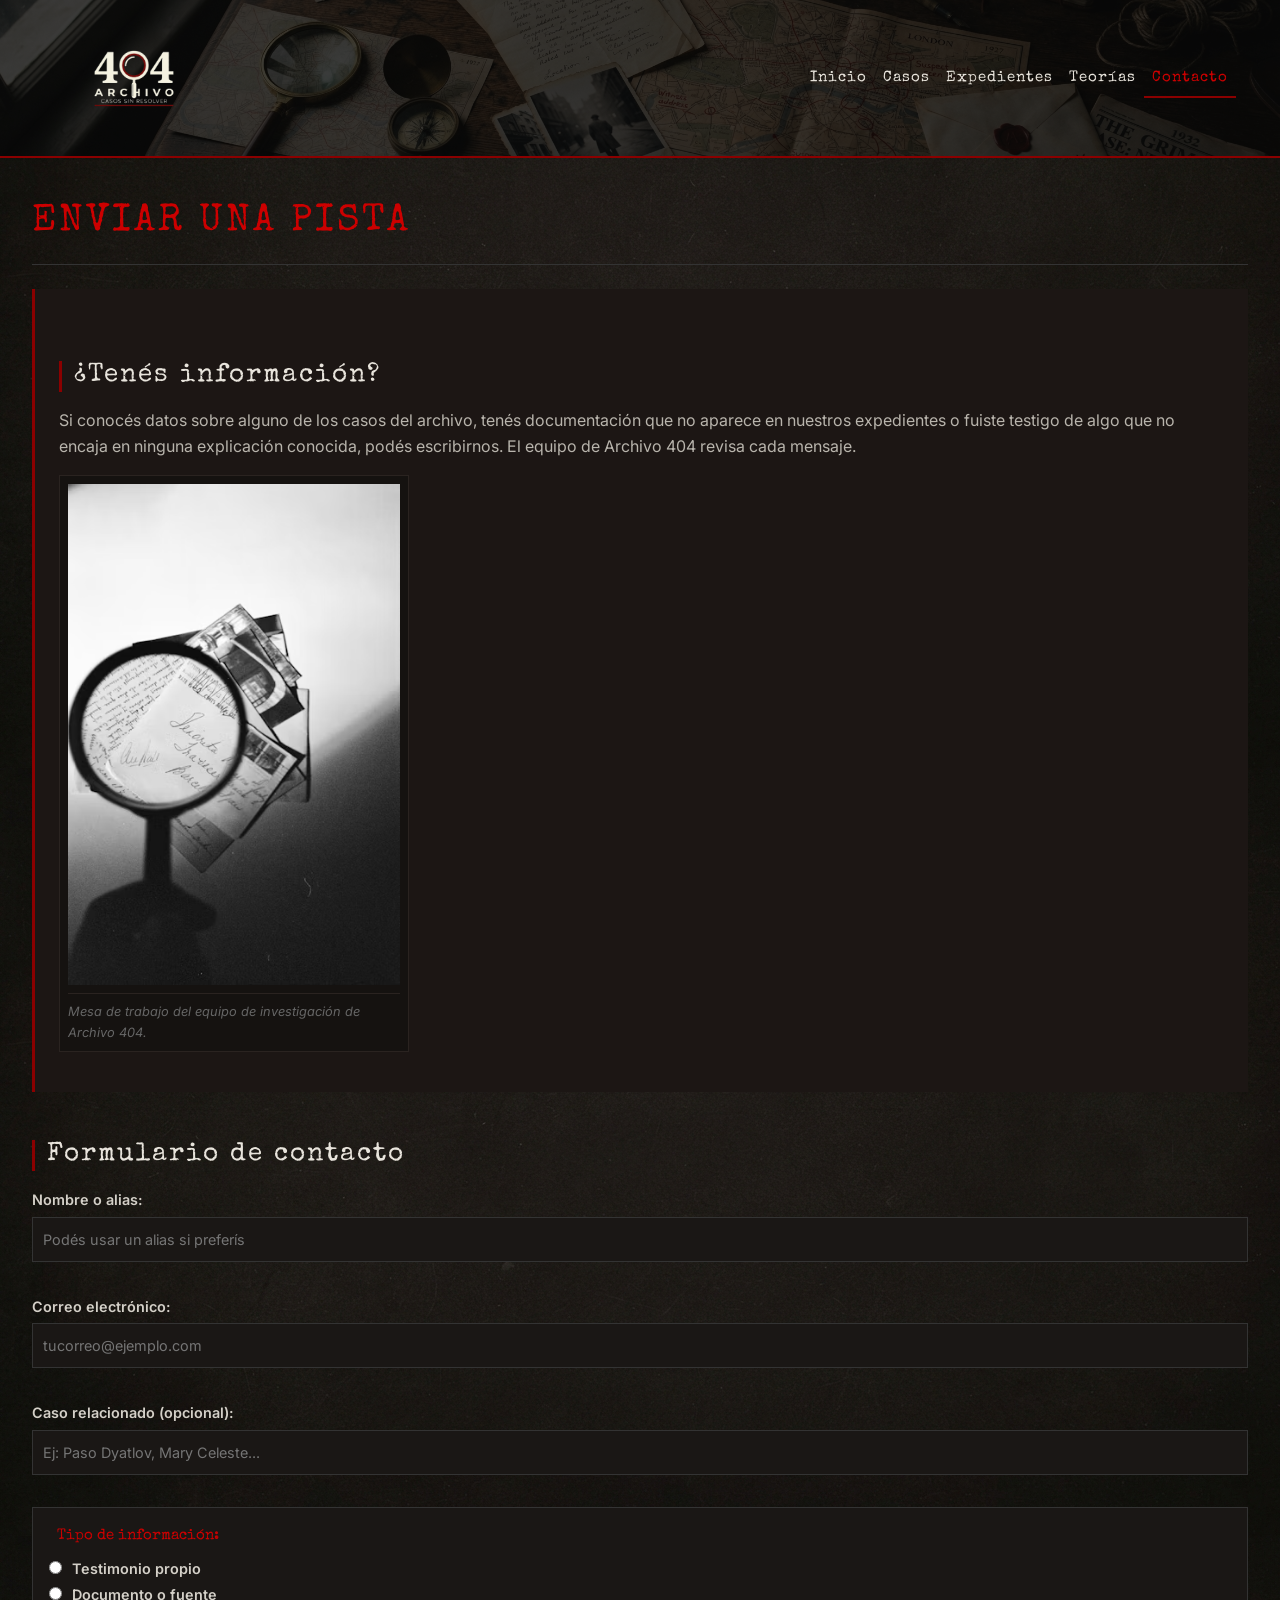
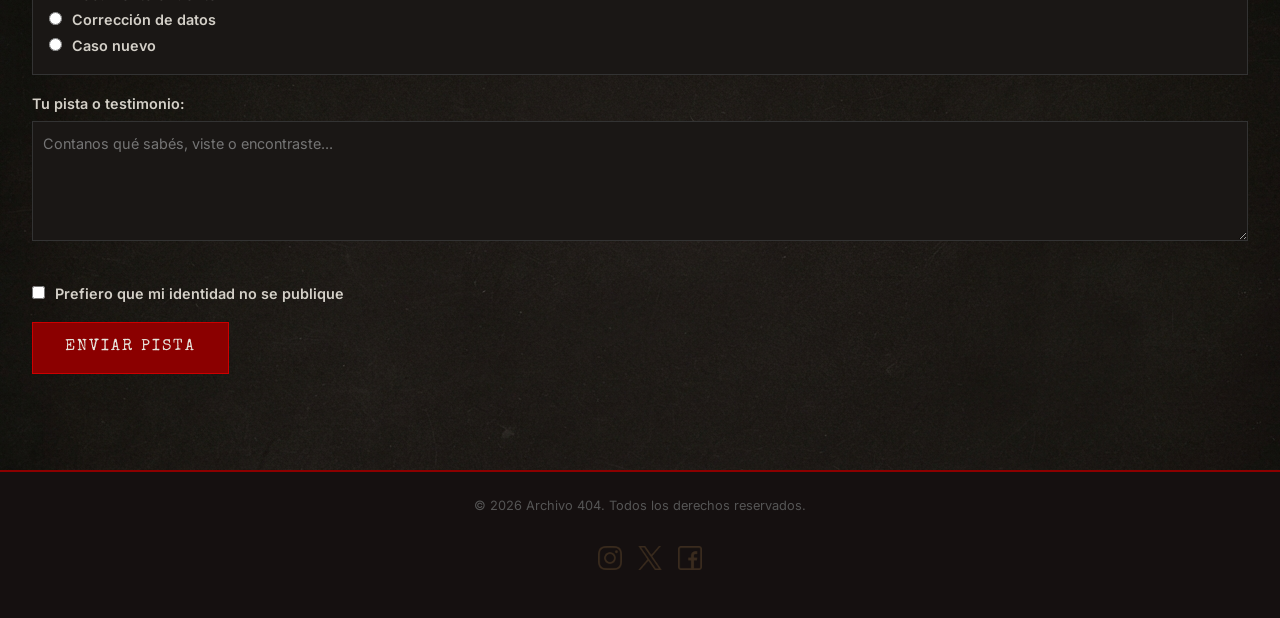
<file: pages/contacto.html>
<!DOCTYPE html>
<html lang="es">
<head>
    <meta charset="UTF-8" />
    <meta name="viewport" content="width=device-width, initial-scale=1.0" />
    <title>Enviar una pista | Archivo 404</title>
    <link href="https://cdn.jsdelivr.net/npm/bootstrap@5.3.3/dist/css/bootstrap.min.css" rel="stylesheet" integrity="sha384-QWTKZyjpPEjISv5WaRU9OFeRpok6YctnYmDr5pNlyT2bRjXh0JMhjY6hW+ALEwIH" crossorigin="anonymous">
    <link rel="stylesheet" href="../css/style.css" />
</head>
<body class="page">
    <header class="header">
        <nav class="navbar navbar-expand-lg navbar-dark" data-bs-theme="dark" aria-label="Navegación principal">
            <div class="container-fluid">
                <a class="navbar-brand" href="../index.html">
                    <img src="../img/logo-archivo404.jpg" alt="Logo de la Página">
                </a>
                <button class="navbar-toggler" type="button" data-bs-toggle="collapse" data-bs-target="#menuPrincipal" aria-controls="menuPrincipal" aria-expanded="false" aria-label="Abrir menú de navegación">
                    <span class="navbar-toggler-icon"></span>
                </button>
                <div class="collapse navbar-collapse" id="menuPrincipal">
                    <ul class="navbar-nav ms-lg-auto">
                        <li class="nav-item">
                            <a class="nav-link" href="../index.html">Inicio</a>
                        </li>
                        <li class="nav-item">
                            <a class="nav-link" href="./casos.html">Casos</a>
                        </li>
                        <li class="nav-item">
                            <a class="nav-link" href="./expedientes.html">Expedientes</a>
                        </li>
                        <li class="nav-item">
                            <a class="nav-link" href="./teorias.html">Teorías</a>
                        </li>
                        <li class="nav-item">
                            <a class="nav-link active" href="./contacto.html" aria-current="page">Contacto</a>
                        </li>
                    </ul>
                </div>
            </div>
        </nav>
    </header>

    <main class="main-content">
        <h1>Enviar Una Pista</h1>

        <section class="intro-section">
            <h2>¿Tenés información?</h2>
            <p>
                Si conocés datos sobre alguno de los casos del archivo, tenés
                documentación que no aparece en nuestros expedientes o fuiste
                testigo de algo que no encaja en ninguna explicación conocida,
                podés escribirnos. El equipo de Archivo 404 revisa cada mensaje.
            </p>
            <figure>
                <img src="../img/buzon-pistas.jpg" alt="Imágen con lupa observando documentos y cartas" />
                <figcaption>Mesa de trabajo del equipo de investigación de Archivo 404.</figcaption>
            </figure>
        </section>

        <section class="contact-form">
            <h2>Formulario de contacto</h2>
            <form action="#" method="post">
                <p>
                    <label for="nombre">Nombre o alias:</label><br />
                    <input type="text" id="nombre" name="nombre" placeholder="Podés usar un alias si preferís" required />
                </p>

                <p>
                    <label for="email">Correo electrónico:</label><br />
                    <input type="email" id="email" name="email" placeholder="tucorreo@ejemplo.com" required />
                </p>

                <p>
                    <label for="caso-relacionado">Caso relacionado (opcional):</label><br />
                    <input type="text" id="caso-relacionado" name="caso-relacionado" placeholder="Ej: Paso Dyatlov, Mary Celeste..." />
                </p>

                <fieldset>
                    <legend>Tipo de información:</legend>

                    <input type="radio" id="testimonio" name="tipo-info" value="testimonio" />
                    <label for="testimonio">Testimonio propio</label><br />

                    <input type="radio" id="documento" name="tipo-info" value="documento" />
                    <label for="documento">Documento o fuente</label><br />

                    <input type="radio" id="correccion" name="tipo-info" value="correccion" />
                    <label for="correccion">Corrección de datos</label><br />

                    <input type="radio" id="caso-nuevo" name="tipo-info" value="caso-nuevo" />
                    <label for="caso-nuevo">Caso nuevo</label>
                </fieldset>

                <p>
                    <label for="mensaje">Tu pista o testimonio:</label><br />
                    <textarea id="mensaje" name="mensaje" placeholder="Contanos qué sabés, viste o encontraste..." required></textarea>
                </p>

                <p>
                    <input type="checkbox" id="anonimo" name="anonimo" />
                    <label for="anonimo">Prefiero que mi identidad no se publique</label>
                </p>

                <p>
                    <input type="submit" value="Enviar pista" class="btn-submit" />
                </p>
            </form>
        </section>
    </main>

    <footer class="site-footer">
        <p>&copy; 2026 Archivo 404. Todos los derechos reservados.</p>
        <ul class="social-links">
            <li><a href="https://www.instagram.com/" target="_blank"><img src="../img/instagram.png" alt="Instagram"></a></li>
            <li><a href="https://x.com/" target="_blank"><img src="../img/x.png" alt="X"></a></li>
            <li><a href="https://www.facebook.com/" target="_blank"><img src="../img/facebook.png" alt="Facebook"></a></li>
        </ul>
    </footer>
    <script src="https://cdn.jsdelivr.net/npm/bootstrap@5.3.3/dist/js/bootstrap.bundle.min.js" integrity="sha384-YvpcrYf0tY3lHB60NNkmXc5s9fDVZLESaAA55NDzOxhy9GkcIdslK1eN7N6jIeHz" crossorigin="anonymous"></script>
</body>
</html>
</file>
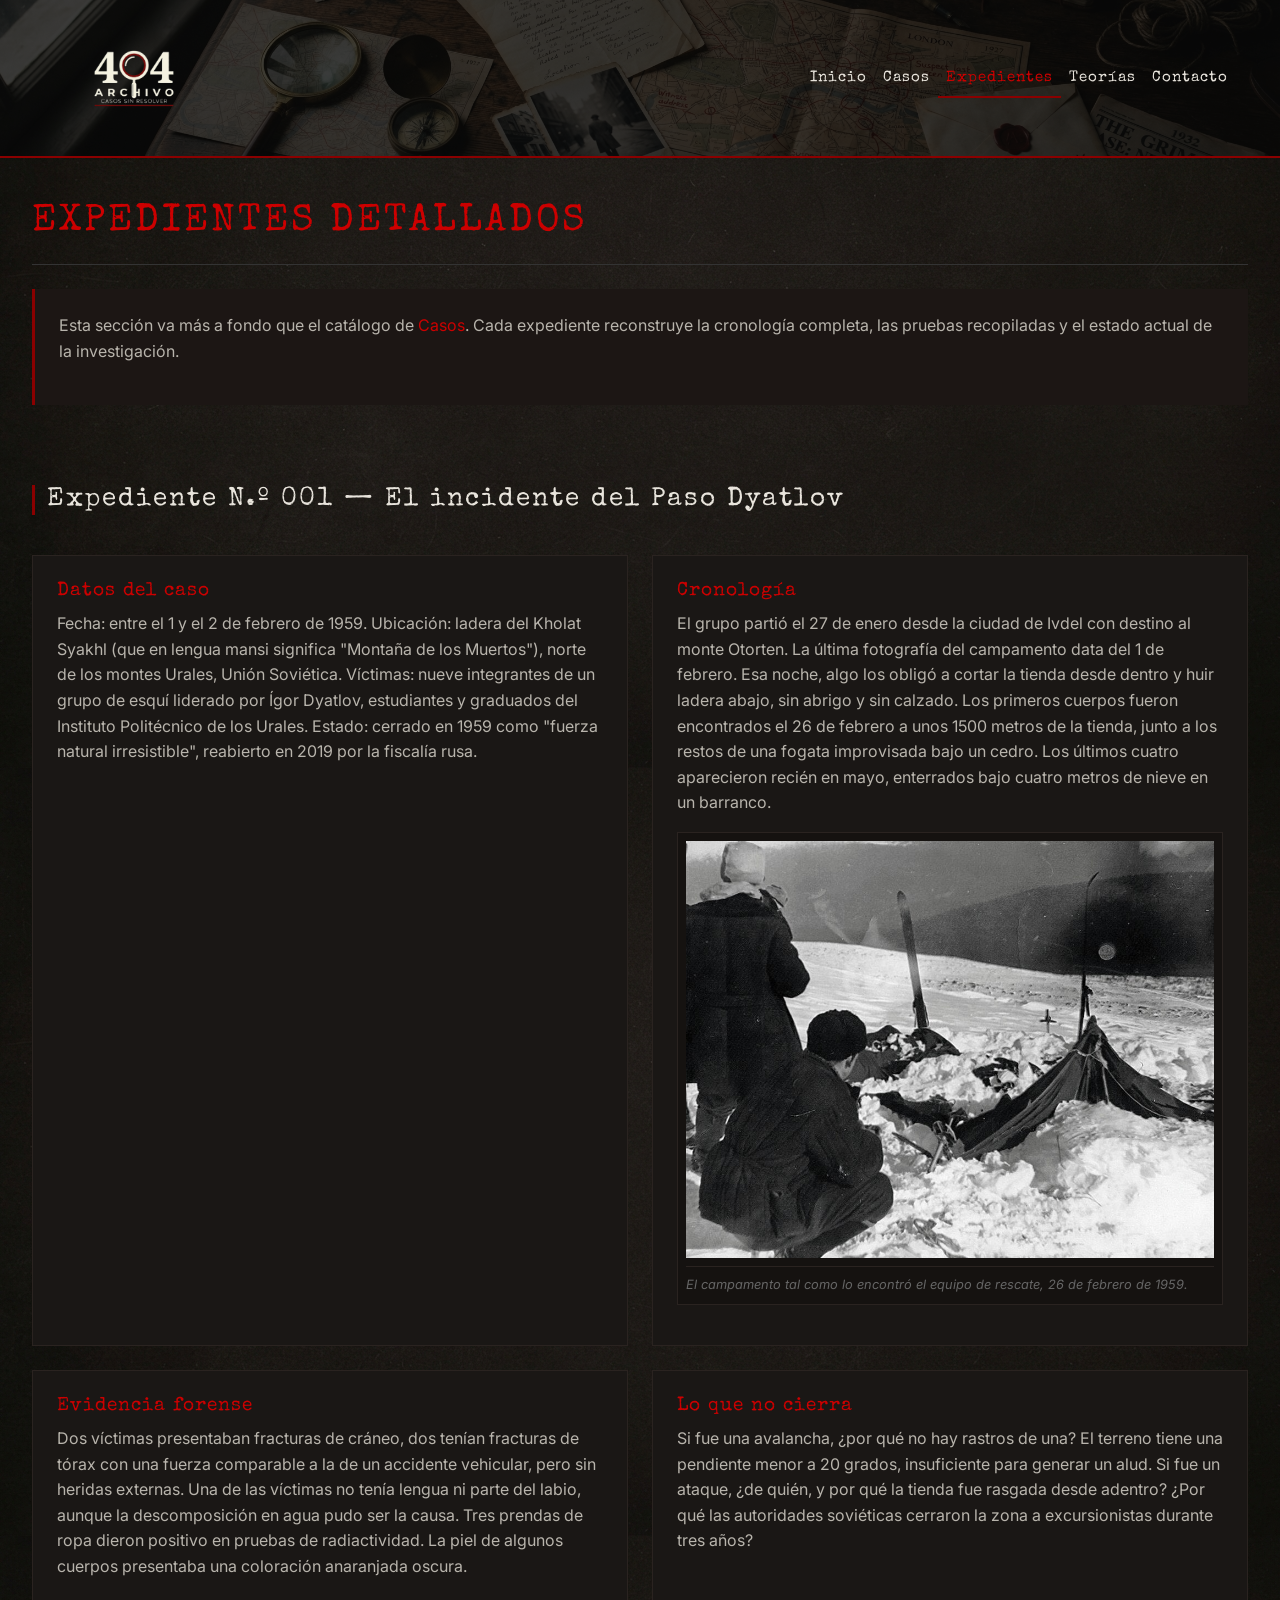
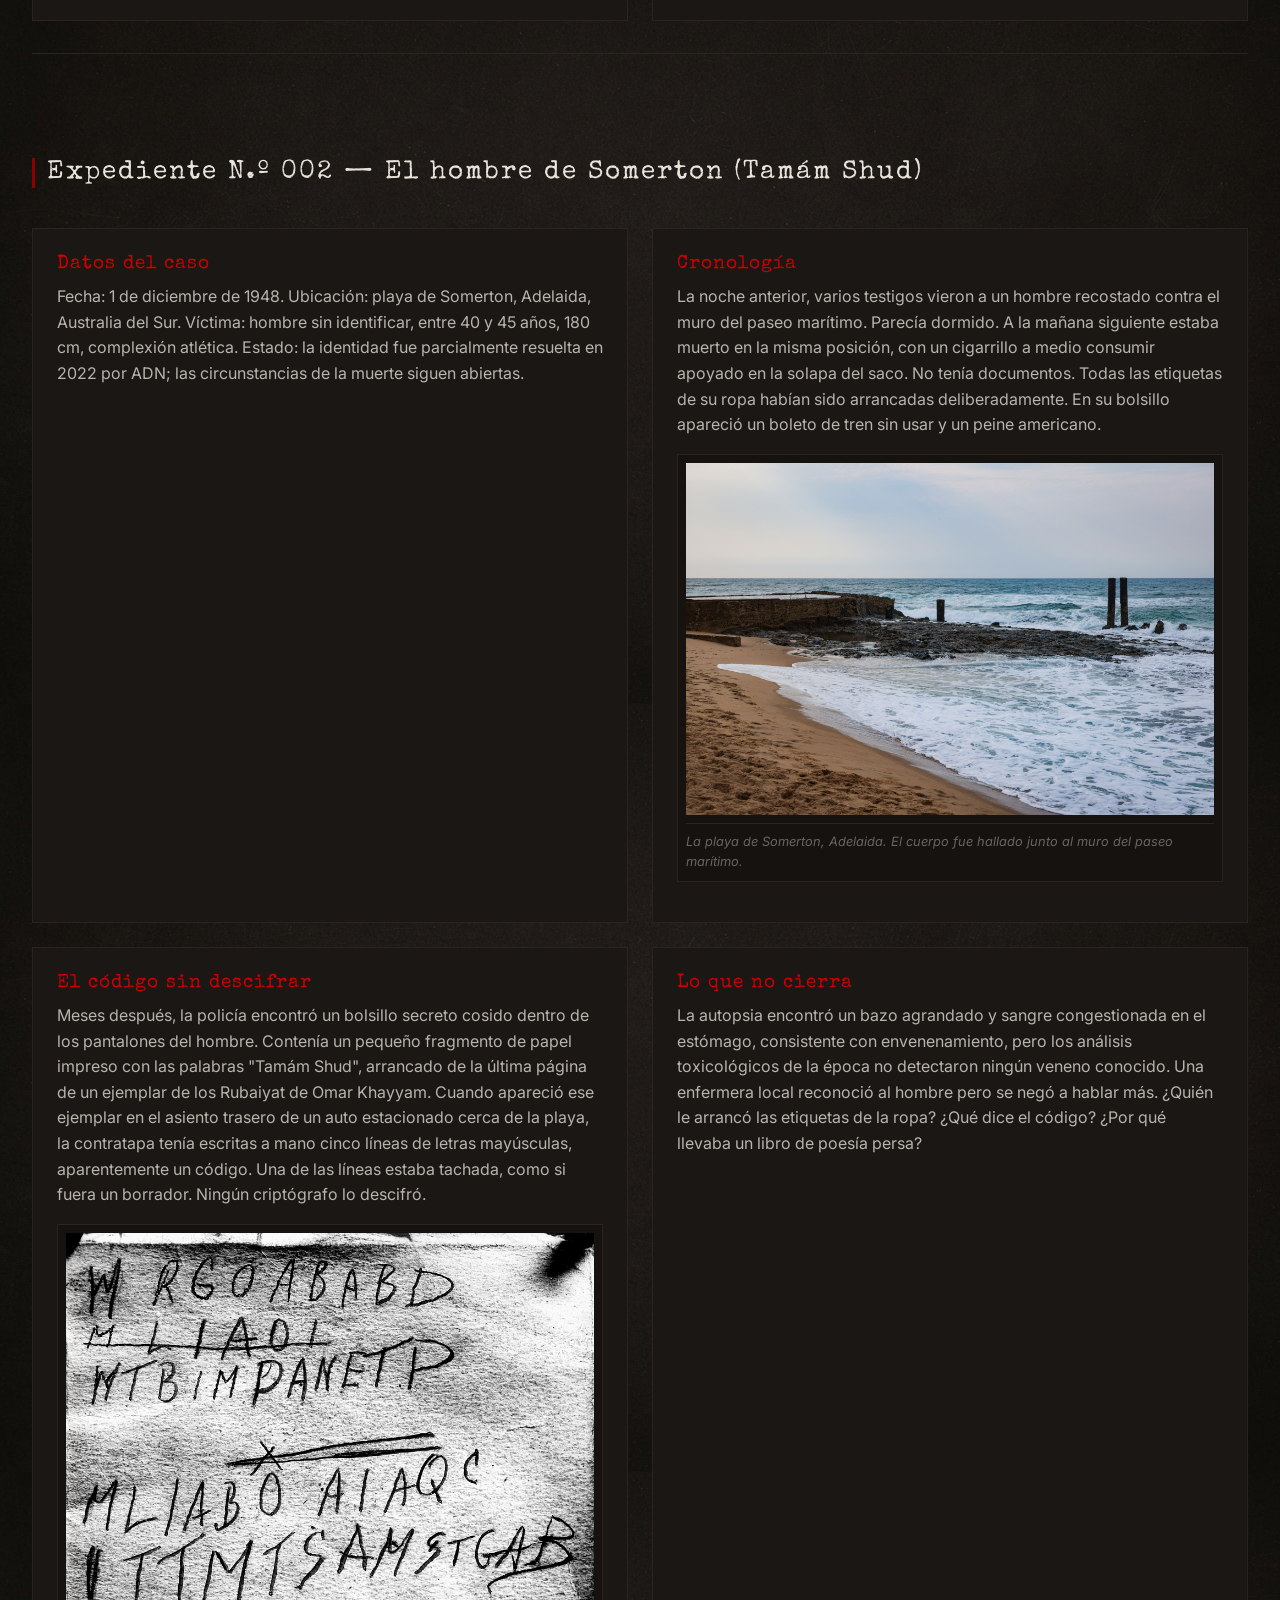
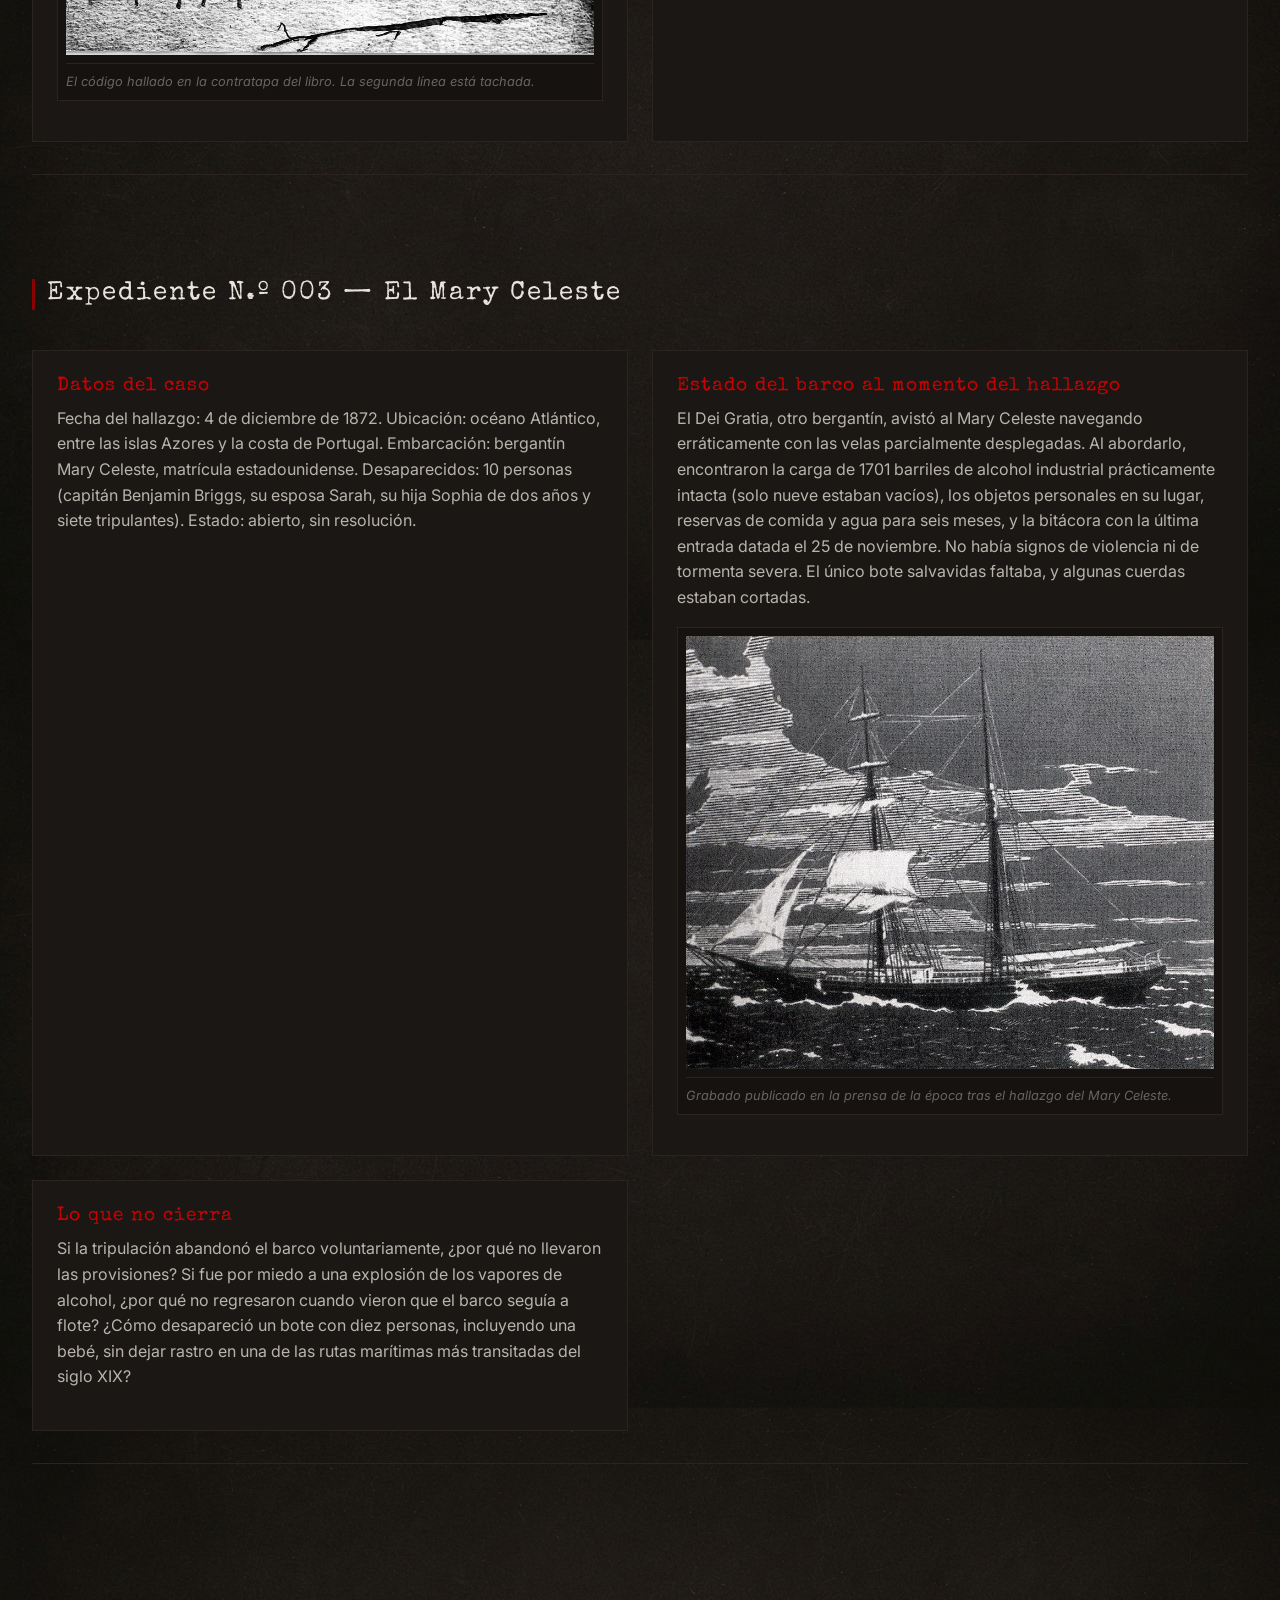
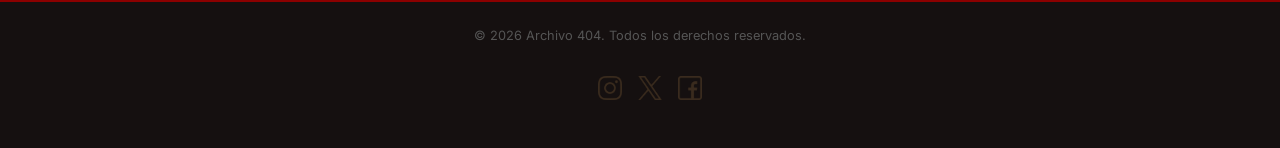
<file: pages/expedientes.html>
<!DOCTYPE html>
<html lang="es">
<head>
    <meta charset="UTF-8" />
    <meta name="viewport" content="width=device-width, initial-scale=1.0" />
    <title>Expedientes detallados | Archivo 404</title>
    <link href="https://cdn.jsdelivr.net/npm/bootstrap@5.3.3/dist/css/bootstrap.min.css" rel="stylesheet" integrity="sha384-QWTKZyjpPEjISv5WaRU9OFeRpok6YctnYmDr5pNlyT2bRjXh0JMhjY6hW+ALEwIH" crossorigin="anonymous">
    <link rel="stylesheet" href="../css/style.css" />
</head>
<body class="page">
    <header class="header">
        <nav class="navbar navbar-expand-lg navbar-dark" data-bs-theme="dark" aria-label="Navegación principal">
            <div class="container-fluid">
                <a class="navbar-brand" href="../index.html">
                    <img src="../img/logo-archivo404.jpg" alt="Logo de la Página">
                </a>
                <button class="navbar-toggler" type="button" data-bs-toggle="collapse" data-bs-target="#menuPrincipal" aria-controls="menuPrincipal" aria-expanded="false" aria-label="Abrir menú de navegación">
                    <span class="navbar-toggler-icon"></span>
                </button>
                <div class="collapse navbar-collapse" id="menuPrincipal">
                    <ul class="navbar-nav ms-lg-auto">
                        <li class="nav-item">
                            <a class="nav-link" href="../index.html">Inicio</a>
                        </li>
                        <li class="nav-item">
                            <a class="nav-link" href="./casos.html">Casos</a>
                        </li>
                        <li class="nav-item">
                            <a class="nav-link active" href="./expedientes.html" aria-current="page">Expedientes</a>
                        </li>
                        <li class="nav-item">
                            <a class="nav-link" href="./teorias.html">Teorías</a>
                        </li>
                        <li class="nav-item">
                            <a class="nav-link" href="./contacto.html">Contacto</a>
                        </li>
                    </ul>
                </div>
            </div>
        </nav>
    </header>

    <main class="main-content">
        <h1>Expedientes Detallados</h1>

        <section class="intro-section">
            <p>
                Esta sección va más a fondo que el catálogo de
                <a href="./casos.html">Casos</a>. Cada expediente reconstruye la
                cronología completa, las pruebas recopiladas y el estado actual
                de la investigación.
            </p>
        </section>

        <!-- EXPEDIENTE 001 -->
        <section class="case-file">
            <h2>Expediente N.º 001 — El incidente del Paso Dyatlov</h2>

            <article class="file-card" tabindex="0">
                <h3>Datos del caso</h3>
                <p>
                    Fecha: entre el 1 y el 2 de febrero de 1959. Ubicación: ladera
                    del Kholat Syakhl (que en lengua mansi significa "Montaña de
                    los Muertos"), norte de los montes Urales, Unión Soviética.
                    Víctimas: nueve integrantes de un grupo de esquí liderado por
                    Ígor Dyatlov, estudiantes y graduados del Instituto Politécnico
                    de los Urales. Estado: cerrado en 1959 como "fuerza natural
                    irresistible", reabierto en 2019 por la fiscalía rusa.
                </p>
            </article>

            <article class="file-card" tabindex="0">
                <h3>Cronología</h3>
                <p>
                    El grupo partió el 27 de enero desde la ciudad de Ivdel con
                    destino al monte Otorten. La última fotografía del campamento
                    data del 1 de febrero. Esa noche, algo los obligó a cortar la
                    tienda desde dentro y huir ladera abajo, sin abrigo y sin
                    calzado. Los primeros cuerpos fueron encontrados el 26 de
                    febrero a unos 1500 metros de la tienda, junto a los restos de
                    una fogata improvisada bajo un cedro. Los últimos cuatro
                    aparecieron recién en mayo, enterrados bajo cuatro metros de
                    nieve en un barranco.
                </p>
                <figure>
                    <img src="../img/dyatlov-campamento.jpg" alt="Fotografía en blanco y negro del campamento del grupo Dyatlov con la tienda parcialmente cubierta de nieve, tomada por el equipo de búsqueda" />
                    <figcaption>El campamento tal como lo encontró el equipo de rescate, 26 de febrero de 1959.</figcaption>
                </figure>
            </article>

            <article class="file-card" tabindex="0">
                <h3>Evidencia forense</h3>
                <p>
                    Dos víctimas presentaban fracturas de cráneo, dos tenían
                    fracturas de tórax con una fuerza comparable a la de un
                    accidente vehicular, pero sin heridas externas. Una de las
                    víctimas no tenía lengua ni parte del labio, aunque la
                    descomposición en agua pudo ser la causa. Tres prendas de ropa
                    dieron positivo en pruebas de radiactividad. La piel de algunos
                    cuerpos presentaba una coloración anaranjada oscura.
                </p>
            </article>

            <article class="file-card" tabindex="0">
                <h3>Lo que no cierra</h3>
                <p>
                    Si fue una avalancha, ¿por qué no hay rastros de una? El terreno
                    tiene una pendiente menor a 20 grados, insuficiente para generar
                    un alud. Si fue un ataque, ¿de quién, y por qué la tienda fue
                    rasgada desde adentro? ¿Por qué las autoridades soviéticas
                    cerraron la zona a excursionistas durante tres años?
                </p>
            </article>
        </section>

        <!-- EXPEDIENTE 002 -->
        <section class="case-file">
            <h2>Expediente N.º 002 — El hombre de Somerton (Tamám Shud)</h2>

            <article class="file-card" tabindex="0">
                <h3>Datos del caso</h3>
                <p>
                    Fecha: 1 de diciembre de 1948. Ubicación: playa de Somerton,
                    Adelaida, Australia del Sur. Víctima: hombre sin identificar,
                    entre 40 y 45 años, 180 cm, complexión atlética. Estado: la
                    identidad fue parcialmente resuelta en 2022 por ADN; las
                    circunstancias de la muerte siguen abiertas.
                </p>
            </article>

            <article class="file-card" tabindex="0">
                <h3>Cronología</h3>
                <p>
                    La noche anterior, varios testigos vieron a un hombre recostado
                    contra el muro del paseo marítimo. Parecía dormido. A la mañana
                    siguiente estaba muerto en la misma posición, con un cigarrillo
                    a medio consumir apoyado en la solapa del saco. No tenía
                    documentos. Todas las etiquetas de su ropa habían sido
                    arrancadas deliberadamente. En su bolsillo apareció un boleto
                    de tren sin usar y un peine americano.
                </p>
                <figure>
                    <img src="../img/somerton-playa.jpg" alt="Vista de la playa de Somerton en Adelaida con el muro del paseo marítimo donde fue encontrado el cuerpo del hombre desconocido en 1948" />
                    <figcaption>La playa de Somerton, Adelaida. El cuerpo fue hallado junto al muro del paseo marítimo.</figcaption>
                </figure>
            </article>

            <article class="file-card" tabindex="0">
                <h3>El código sin descifrar</h3>
                <p>
                    Meses después, la policía encontró un bolsillo secreto cosido
                    dentro de los pantalones del hombre. Contenía un pequeño
                    fragmento de papel impreso con las palabras "Tamám Shud",
                    arrancado de la última página de un ejemplar de los Rubaiyat de
                    Omar Khayyam. Cuando apareció ese ejemplar en el asiento trasero
                    de un auto estacionado cerca de la playa, la contratapa tenía
                    escritas a mano cinco líneas de letras mayúsculas, aparentemente
                    un código. Una de las líneas estaba tachada, como si fuera un
                    borrador. Ningún criptógrafo lo descifró.
                </p>
                <figure>
                    <img src="../img/codigo-somerton.jpg" alt="Fotografía del código manuscrito encontrado en la contratapa del libro de los Rubaiyat, cinco líneas de letras mayúsculas aparentemente aleatorias" />
                    <figcaption>El código hallado en la contratapa del libro. La segunda línea está tachada.</figcaption>
                </figure>
            </article>

            <article class="file-card" tabindex="0">
                <h3>Lo que no cierra</h3>
                <p>
                    La autopsia encontró un bazo agrandado y sangre congestionada en
                    el estómago, consistente con envenenamiento, pero los análisis
                    toxicológicos de la época no detectaron ningún veneno conocido.
                    Una enfermera local reconoció al hombre pero se negó a hablar
                    más. ¿Quién le arrancó las etiquetas de la ropa? ¿Qué dice el
                    código? ¿Por qué llevaba un libro de poesía persa?
                </p>
            </article>
        </section>

        <!-- EXPEDIENTE 003 -->
        <section class="case-file">
            <h2>Expediente N.º 003 — El Mary Celeste</h2>

            <article class="file-card" tabindex="0">
                <h3>Datos del caso</h3>
                <p>
                    Fecha del hallazgo: 4 de diciembre de 1872. Ubicación: océano
                    Atlántico, entre las islas Azores y la costa de Portugal.
                    Embarcación: bergantín Mary Celeste, matrícula estadounidense.
                    Desaparecidos: 10 personas (capitán Benjamin Briggs, su esposa
                    Sarah, su hija Sophia de dos años y siete tripulantes). Estado:
                    abierto, sin resolución.
                </p>
            </article>

            <article class="file-card" tabindex="0">
                <h3>Estado del barco al momento del hallazgo</h3>
                <p>
                    El Dei Gratia, otro bergantín, avistó al Mary Celeste navegando
                    erráticamente con las velas parcialmente desplegadas. Al
                    abordarlo, encontraron la carga de 1701 barriles de alcohol
                    industrial prácticamente intacta (solo nueve estaban vacíos), los
                    objetos personales en su lugar, reservas de comida y agua para
                    seis meses, y la bitácora con la última entrada datada el 25 de
                    noviembre. No había signos de violencia ni de tormenta severa. El
                    único bote salvavidas faltaba, y algunas cuerdas estaban cortadas.
                </p>
                <figure>
                    <img src="../img/mary-celeste-grabado.jpg" alt="Grabado del siglo XIX publicado en prensa mostrando al bergantín Mary Celeste navegando a la deriva en mar abierto" />
                    <figcaption>Grabado publicado en la prensa de la época tras el hallazgo del Mary Celeste.</figcaption>
                </figure>
            </article>

            <article class="file-card" tabindex="0">
                <h3>Lo que no cierra</h3>
                <p>
                    Si la tripulación abandonó el barco voluntariamente, ¿por qué no
                    llevaron las provisiones? Si fue por miedo a una explosión de los
                    vapores de alcohol, ¿por qué no regresaron cuando vieron que el
                    barco seguía a flote? ¿Cómo desapareció un bote con diez
                    personas, incluyendo una bebé, sin dejar rastro en una de las
                    rutas marítimas más transitadas del siglo XIX?
                </p>
            </article>
        </section>
    </main>

    <footer class="site-footer">
        <p>&copy; 2026 Archivo 404. Todos los derechos reservados.</p>
        <ul class="social-links">
            <li><a href="https://www.instagram.com/" target="_blank"><img src="../img/instagram.png" alt="Instagram"></a></li>
            <li><a href="https://x.com/" target="_blank"><img src="../img/x.png" alt="X"></a></li>
            <li><a href="https://www.facebook.com/" target="_blank"><img src="../img/facebook.png" alt="Facebook"></a></li>
        </ul>
    </footer>
    <script src="https://cdn.jsdelivr.net/npm/bootstrap@5.3.3/dist/js/bootstrap.bundle.min.js" integrity="sha384-YvpcrYf0tY3lHB60NNkmXc5s9fDVZLESaAA55NDzOxhy9GkcIdslK1eN7N6jIeHz" crossorigin="anonymous"></script>
</body>
</html>
</file>
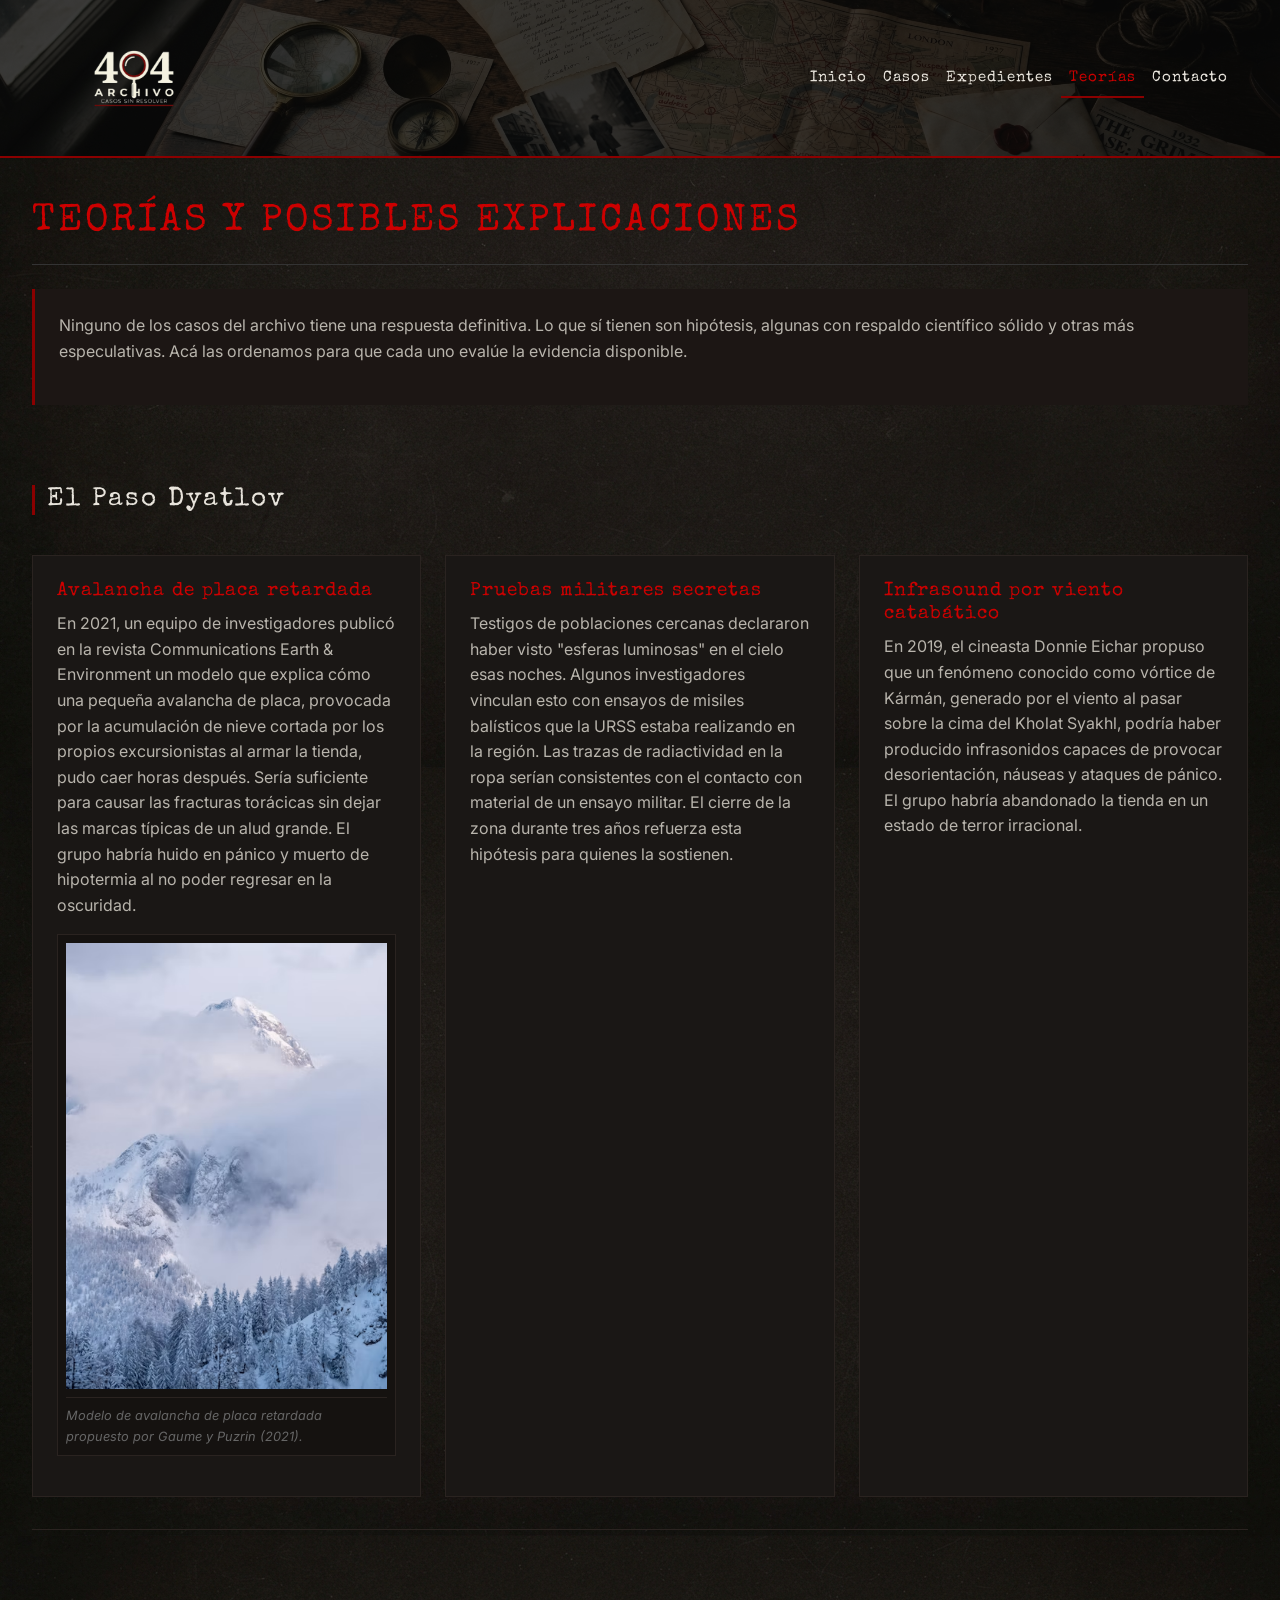
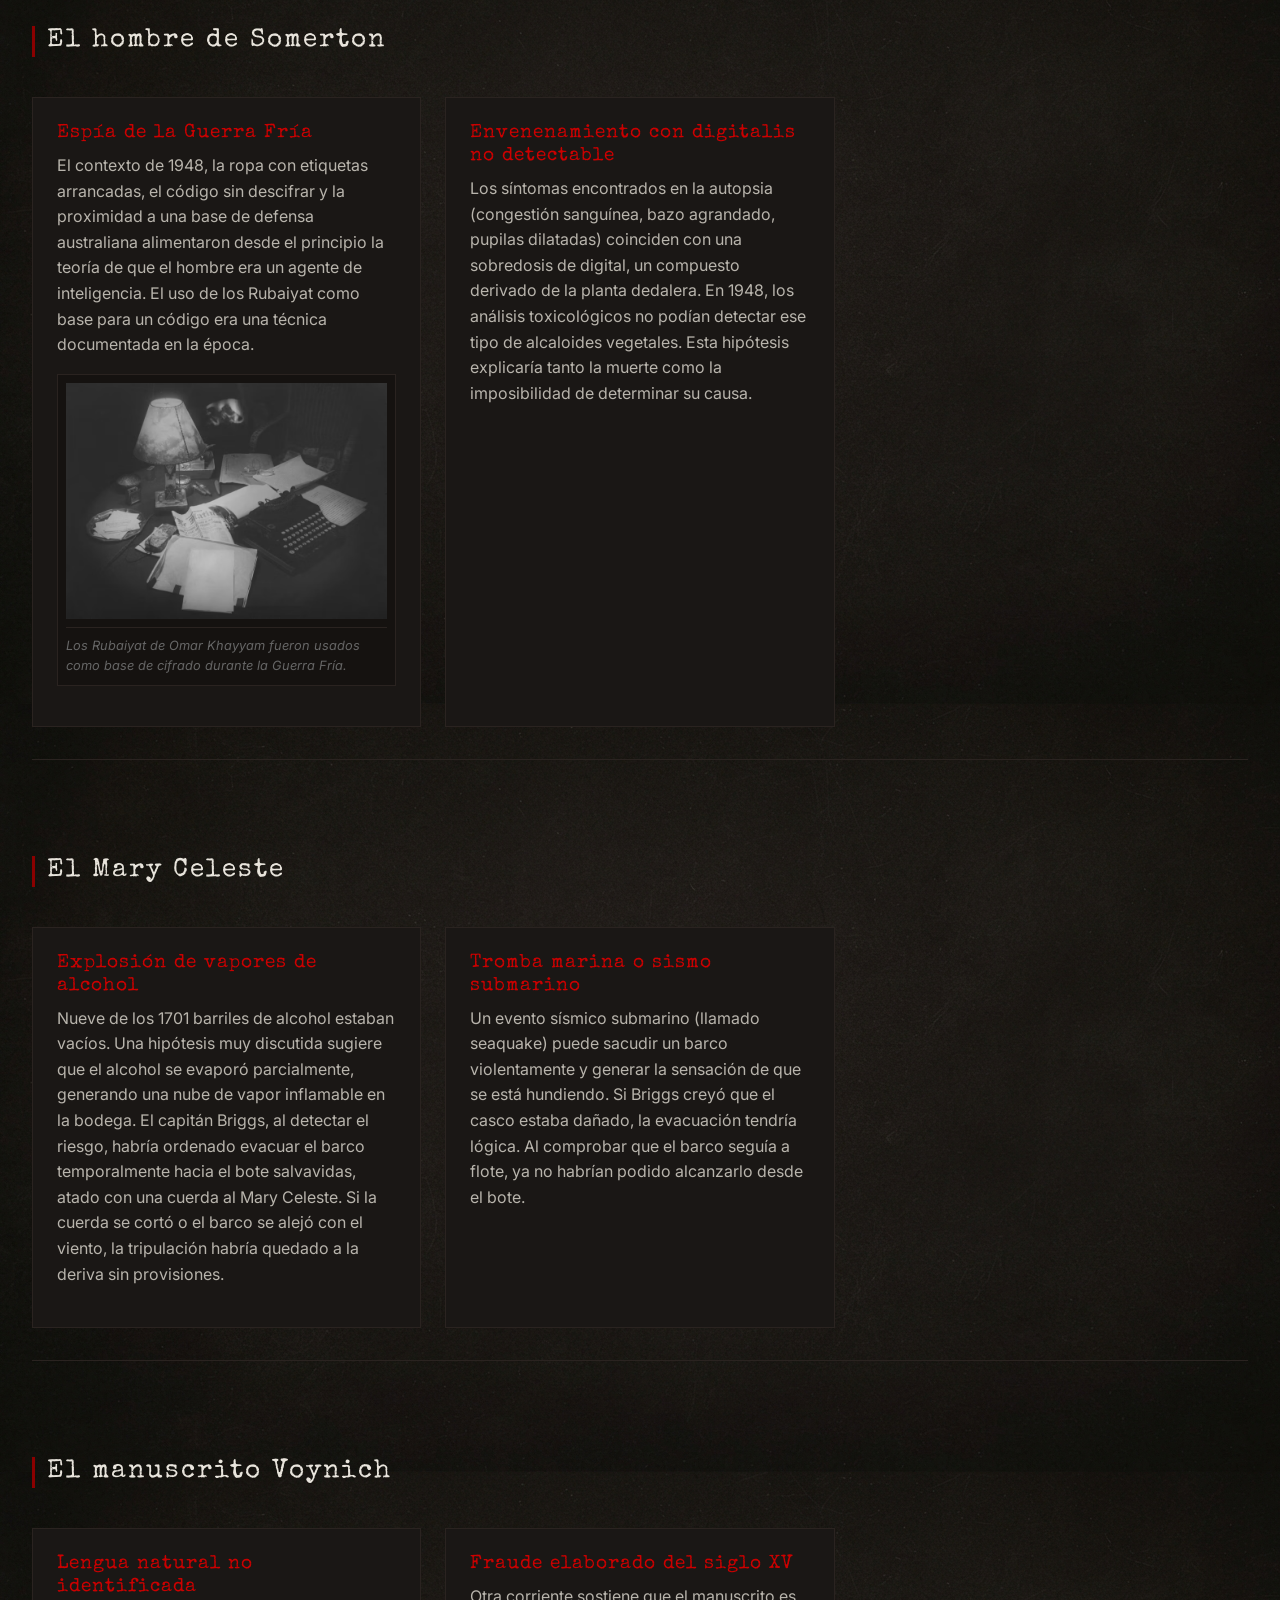
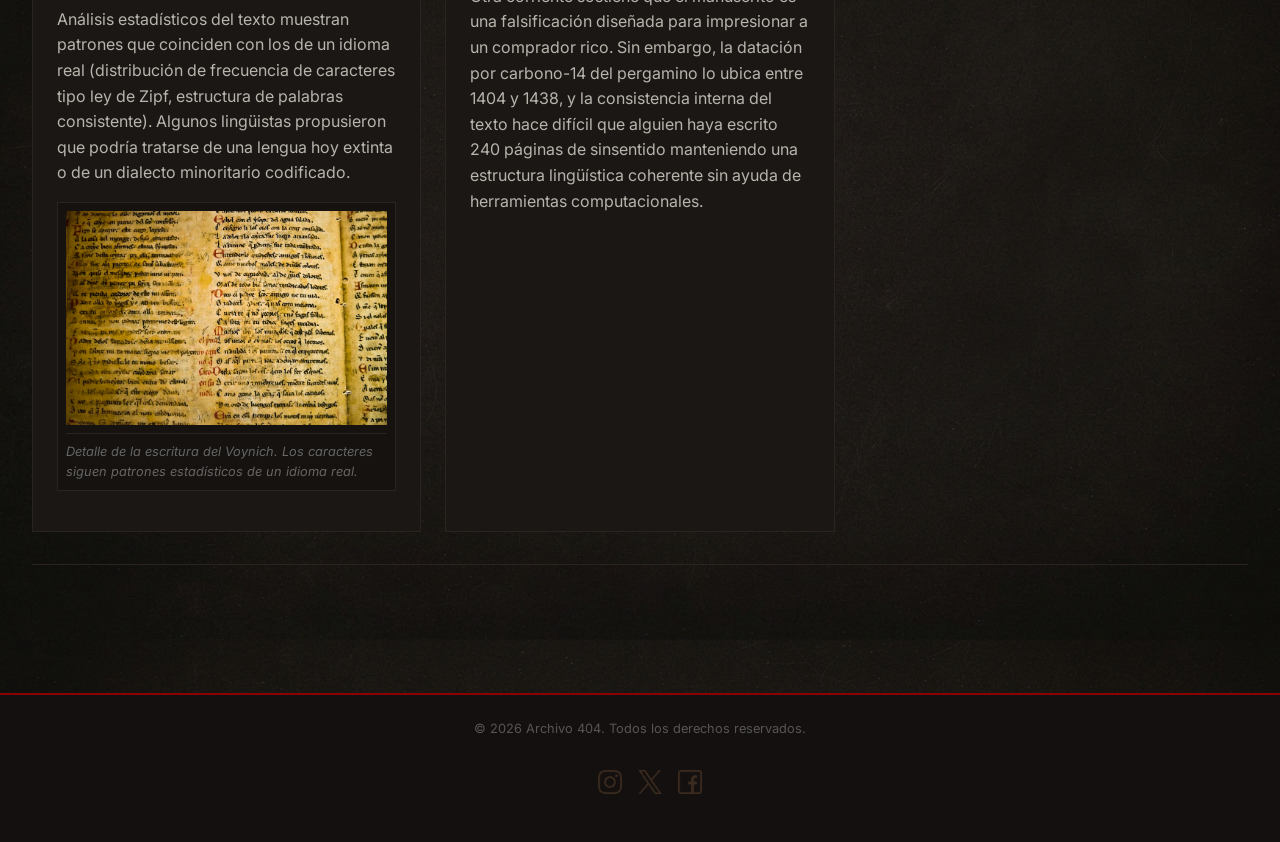
<file: pages/teorias.html>
<!DOCTYPE html>
<html lang="es">
<head>
    <meta charset="UTF-8" />
    <meta name="viewport" content="width=device-width, initial-scale=1.0" />
    <title>Teorías y posibles explicaciones | Archivo 404</title>
    <link href="https://cdn.jsdelivr.net/npm/bootstrap@5.3.3/dist/css/bootstrap.min.css" rel="stylesheet" integrity="sha384-QWTKZyjpPEjISv5WaRU9OFeRpok6YctnYmDr5pNlyT2bRjXh0JMhjY6hW+ALEwIH" crossorigin="anonymous">
    <link rel="stylesheet" href="../css/style.css" />
</head>
<body class="page">
    <header class="header">
        <nav class="navbar navbar-expand-lg navbar-dark" data-bs-theme="dark" aria-label="Navegación principal">
            <div class="container-fluid">
                <a class="navbar-brand" href="../index.html">
                    <img src="../img/logo-archivo404.jpg" alt="Logo de la Página">
                </a>
                <button class="navbar-toggler" type="button" data-bs-toggle="collapse" data-bs-target="#menuPrincipal" aria-controls="menuPrincipal" aria-expanded="false" aria-label="Abrir menú de navegación">
                    <span class="navbar-toggler-icon"></span>
                </button>
                <div class="collapse navbar-collapse" id="menuPrincipal">
                    <ul class="navbar-nav ms-lg-auto">
                        <li class="nav-item">
                            <a class="nav-link" href="../index.html">Inicio</a>
                        </li>
                        <li class="nav-item">
                            <a class="nav-link" href="./casos.html">Casos</a>
                        </li>
                        <li class="nav-item">
                            <a class="nav-link" href="./expedientes.html">Expedientes</a>
                        </li>
                        <li class="nav-item">
                            <a class="nav-link active" href="./teorias.html" aria-current="page">Teorías</a>
                        </li>
                        <li class="nav-item">
                            <a class="nav-link" href="./contacto.html">Contacto</a>
                        </li>
                    </ul>
                </div>
            </div>
        </nav>
    </header>

    <main class="main-content">
        <h1>Teorías Y Posibles Explicaciones</h1>

        <section class="intro-section">
            <p>
                Ninguno de los casos del archivo tiene una respuesta definitiva.
                Lo que sí tienen son hipótesis, algunas con respaldo científico
                sólido y otras más especulativas. Acá las ordenamos para que cada
                uno evalúe la evidencia disponible.
            </p>
        </section>

        <!-- TEORÍAS SOBRE EL PASO DYATLOV -->
        <section class="case-category">
            <h2>El Paso Dyatlov</h2>

            <article class="theory-card" tabindex="0">
                <h3>Avalancha de placa retardada</h3>
                <p>
                    En 2021, un equipo de investigadores publicó en la revista
                    Communications Earth &amp; Environment un modelo que explica cómo
                    una pequeña avalancha de placa, provocada por la acumulación de
                    nieve cortada por los propios excursionistas al armar la tienda,
                    pudo caer horas después. Sería suficiente para causar las
                    fracturas torácicas sin dejar las marcas típicas de un alud
                    grande. El grupo habría huido en pánico y muerto de hipotermia
                    al no poder regresar en la oscuridad.
                </p>
                <figure>
                    <img src="../img/teoria-avalancha.jpg" alt="Esquema gráfico mostrando la formación de una avalancha de placa sobre una pendiente con una tienda de campaña en la zona de impacto" />
                    <figcaption>Modelo de avalancha de placa retardada propuesto por Gaume y Puzrin (2021).</figcaption>
                </figure>
            </article>

            <article class="theory-card" tabindex="0">
                <h3>Pruebas militares secretas</h3>
                <p>
                    Testigos de poblaciones cercanas declararon haber visto "esferas
                    luminosas" en el cielo esas noches. Algunos investigadores
                    vinculan esto con ensayos de misiles balísticos que la URSS
                    estaba realizando en la región. Las trazas de radiactividad en
                    la ropa serían consistentes con el contacto con material de un
                    ensayo militar. El cierre de la zona durante tres años refuerza
                    esta hipótesis para quienes la sostienen.
                </p>
            </article>

            <article class="theory-card" tabindex="0">
                <h3>Infrasound por viento catabático</h3>
                <p>
                    En 2019, el cineasta Donnie Eichar propuso que un fenómeno
                    conocido como vórtice de Kármán, generado por el viento al pasar
                    sobre la cima del Kholat Syakhl, podría haber producido
                    infrasonidos capaces de provocar desorientación, náuseas y
                    ataques de pánico. El grupo habría abandonado la tienda en un
                    estado de terror irracional.
                </p>
            </article>
        </section>

        <!-- TEORÍAS SOBRE EL HOMBRE DE SOMERTON -->
        <section class="case-category">
            <h2>El hombre de Somerton</h2>

            <article class="theory-card" tabindex="0">
                <h3>Espía de la Guerra Fría</h3>
                <p>
                    El contexto de 1948, la ropa con etiquetas arrancadas, el código
                    sin descifrar y la proximidad a una base de defensa australiana
                    alimentaron desde el principio la teoría de que el hombre era un
                    agente de inteligencia. El uso de los Rubaiyat como base para un
                    código era una técnica documentada en la época.
                </p>
                <figure>
                    <img src="../img/teoria-espia.jpg" alt="Fotografía en sepia de una mesa con un sombrero, un pasaporte antiguo y un ejemplar de los Rubaiyat de Omar Khayyam" />
                    <figcaption>Los Rubaiyat de Omar Khayyam fueron usados como base de cifrado durante la Guerra Fría.</figcaption>
                </figure>
            </article>

            <article class="theory-card" tabindex="0">
                <h3>Envenenamiento con digitalis no detectable</h3>
                <p>
                    Los síntomas encontrados en la autopsia (congestión sanguínea,
                    bazo agrandado, pupilas dilatadas) coinciden con una
                    sobredosis de digital, un compuesto derivado de la planta
                    dedalera. En 1948, los análisis toxicológicos no podían detectar
                    ese tipo de alcaloides vegetales. Esta hipótesis explicaría
                    tanto la muerte como la imposibilidad de determinar su causa.
                </p>
            </article>
        </section>

        <!-- TEORÍAS SOBRE EL MARY CELESTE -->
        <section class="case-category">
            <h2>El Mary Celeste</h2>

            <article class="theory-card" tabindex="0">
                <h3>Explosión de vapores de alcohol</h3>
                <p>
                    Nueve de los 1701 barriles de alcohol estaban vacíos. Una
                    hipótesis muy discutida sugiere que el alcohol se evaporó
                    parcialmente, generando una nube de vapor inflamable en la
                    bodega. El capitán Briggs, al detectar el riesgo, habría
                    ordenado evacuar el barco temporalmente hacia el bote
                    salvavidas, atado con una cuerda al Mary Celeste. Si la cuerda
                    se cortó o el barco se alejó con el viento, la tripulación
                    habría quedado a la deriva sin provisiones.
                </p>
            </article>

            <article class="theory-card" tabindex="0">
                <h3>Tromba marina o sismo submarino</h3>
                <p>
                    Un evento sísmico submarino (llamado seaquake) puede sacudir un
                    barco violentamente y generar la sensación de que se está
                    hundiendo. Si Briggs creyó que el casco estaba dañado, la
                    evacuación tendría lógica. Al comprobar que el barco seguía
                    a flote, ya no habrían podido alcanzarlo desde el bote.
                </p>
            </article>
        </section>

        <!-- TEORÍAS SOBRE EL MANUSCRITO VOYNICH -->
        <section class="case-category">
            <h2>El manuscrito Voynich</h2>

            <article class="theory-card" tabindex="0">
                <h3>Lengua natural no identificada</h3>
                <p>
                    Análisis estadísticos del texto muestran patrones que
                    coinciden con los de un idioma real (distribución de frecuencia
                    de caracteres tipo ley de Zipf, estructura de palabras
                    consistente). Algunos lingüistas propusieron que podría tratarse
                    de una lengua hoy extinta o de un dialecto minoritario
                    codificado.
                </p>
                <figure>
                    <img src="../img/voynich-texto.jpg" alt="Detalle ampliado del texto del manuscrito Voynich mostrando los caracteres de escritura desconocida con tinta marrón sobre pergamino" />
                    <figcaption>Detalle de la escritura del Voynich. Los caracteres siguen patrones estadísticos de un idioma real.</figcaption>
                </figure>
            </article>

            <article class="theory-card" tabindex="0">
                <h3>Fraude elaborado del siglo XV</h3>
                <p>
                    Otra corriente sostiene que el manuscrito es una falsificación
                    diseñada para impresionar a un comprador rico. Sin embargo, la
                    datación por carbono-14 del pergamino lo ubica entre 1404 y
                    1438, y la consistencia interna del texto hace difícil que
                    alguien haya escrito 240 páginas de sinsentido manteniendo una
                    estructura lingüística coherente sin ayuda de herramientas
                    computacionales.
                </p>
            </article>
        </section>
    </main>

    <footer class="site-footer">
        <p>&copy; 2026 Archivo 404. Todos los derechos reservados.</p>
        <ul class="social-links">
            <li><a href="https://www.instagram.com/" target="_blank"><img src="../img/instagram.png" alt="Instagram"></a></li>
            <li><a href="https://x.com/" target="_blank"><img src="../img/x.png" alt="X"></a></li>
            <li><a href="https://www.facebook.com/" target="_blank"><img src="../img/facebook.png" alt="Facebook"></a></li>
        </ul>
    </footer>
    <script src="https://cdn.jsdelivr.net/npm/bootstrap@5.3.3/dist/js/bootstrap.bundle.min.js" integrity="sha384-YvpcrYf0tY3lHB60NNkmXc5s9fDVZLESaAA55NDzOxhy9GkcIdslK1eN7N6jIeHz" crossorigin="anonymous"></script>
</body>
</html>
</file>
<file: css/style.css>
/* ============================================================
   ARCHIVO 404 — Casos sin resolver
   Hoja de estilos principal — Mobile First
   ============================================================ */

/* --- FUENTES (Google Fonts) --- */
@import url('https://fonts.googleapis.com/css2?family=Special+Elite&family=Inter:wght@400;600;700&display=swap');

/* ============================================================
   PALETA DE COLORES
   Primario:    #121212  (fondo general)
   Secundario:  #1c1614  (marrón oscuro — tarjetas, secciones)
   Acento:      #8b0000  (rojo oscuro — bordes, acentos)
   Acento 2:    #cc0000  (rojo vivo — títulos, links, hover)
   Texto claro: #d4d0c8  (blanco hueso — texto principal)
   Texto suave: #b8b4ac  (gris cálido — párrafos)
   ============================================================ */

/* --- RESET + BOX SIZING GLOBAL --- */
* {
    margin: 0;
    padding: 0;
    box-sizing: border-box;
}

/* ============================================================
   LAYOUT GENERAL — Grid de página con áreas
   ============================================================ */
.page {
    display: grid;
    grid-template-areas:
        "header"
        "main"
        "footer";
    grid-template-rows: auto 1fr auto;
    min-height: 100vh;
    font-family: 'Inter', sans-serif;
    font-size: 1rem;
    line-height: 1.6;
    color: #d4d0c8;
    background-color: #121212;
    background-image: url('../img/bg-texture.jpg');
    background-repeat: repeat;
}

/* ============================================================
   HEADER + NAVBAR BOOTSTRAP
   Colapsa en móvil (navbar-expand-lg): hamburguesa bajo 992px
   ============================================================ */
.header {
    grid-area: header;
    background-color: #111111;
    background-image: url('../img/header-bg.jpg');
    background-size: cover;
    background-position: center;
    background-repeat: no-repeat;
    border-bottom: 2px solid #8b0000;
}

.header .navbar {
    width: 100%;
    padding: 12px 16px;
    background-color: rgba(10, 8, 8, 0.78);
}

.header img {
    width: 120px;
    height: auto;
}

.navbar-brand {
    padding-top: 0;
    padding-bottom: 0;
    margin-right: 16px;
    transition: opacity 0.25s ease;
}

.navbar-brand:hover,
.navbar-brand:focus,
.navbar-brand:active {
    text-decoration: none;
    opacity: 0.8;
}

.navbar-brand:focus {
    outline: 2px solid #cc0000;
    outline-offset: 4px;
}

.navbar-nav .nav-item {
    margin-bottom: 0;
}

.navbar .nav-link {
    font-family: 'Special Elite', cursive;
    font-size: 0.95rem;
    letter-spacing: 1px;
    color: #e8e4dc;
    text-decoration: none;
    padding: 8px 14px;
    transition: color 0.25s ease, background-color 0.25s ease, box-shadow 0.25s ease;
}

.navbar .nav-link:hover {
    color: #cc0000;
    text-decoration: none;
}

.navbar .nav-link:focus {
    color: #ff3333;
    text-decoration: none;
    outline: 2px solid #cc0000;
    outline-offset: 2px;
}

.navbar .nav-link:active {
    color: #ffffff;
    background-color: #8b0000;
    text-decoration: none;
}

.navbar .nav-link.active {
    color: #cc0000;
    box-shadow: inset 0 -2px 0 #8b0000;
}

.navbar-toggler {
    border-color: #8b0000;
    transition: border-color 0.25s ease, background-color 0.25s ease, box-shadow 0.25s ease;
}

.navbar-toggler:hover,
.navbar-toggler:focus,
.navbar-toggler:active {
    border-color: #cc0000;
    background-color: rgba(139, 0, 0, 0.4);
}

.navbar-toggler:focus {
    outline: 2px solid #cc0000;
    outline-offset: 3px;
    box-shadow: none;
}

.navbar-collapse {
    background-color: rgba(12, 10, 10, 0.94);
    border: 1px solid #8b0000;
    padding: 8px;
    margin-top: 10px;
}

/* ============================================================
   CONTENIDO PRINCIPAL — Mobile: ancho completo
   ============================================================ */
.main-content {
    grid-area: main;
    padding: 24px 16px;
}

/* ============================================================
   TIPOGRAFÍA — TÍTULOS
   ============================================================ */
h1 {
    font-family: 'Special Elite', cursive;
    font-size: clamp(1.5rem, 4vw, 2.4rem);
    font-weight: 400;
    color: #cc0000;
    letter-spacing: 3px;
    line-height: 1.3;
    border-bottom: 1px solid #333333;
    padding-bottom: 16px;
    margin-bottom: 24px;
    text-transform: uppercase;
}

h2 {
    font-family: 'Special Elite', cursive;
    font-size: clamp(1.2rem, 3vw, 1.6rem);
    font-weight: 400;
    color: #e8e4dc;
    letter-spacing: 2px;
    margin-top: 32px;
    margin-bottom: 16px;
    border-left: 3px solid #8b0000;
    padding-left: 12px;
}

h3 {
    font-family: 'Special Elite', cursive;
    font-size: 1.2rem;
    font-weight: 400;
    color: #cc0000;
    letter-spacing: 1px;
    margin-bottom: 8px;
}

/* ============================================================
   TIPOGRAFÍA — TEXTO Y ENLACES
   ============================================================ */
p {
    margin-bottom: 16px;
    color: #b8b4ac;
}

a {
    color: #cc0000;
    text-decoration: none;
    transition: color 0.25s ease;
}

a:hover,
a:focus,
a:active {
    color: #ff3333;
    text-decoration: underline;
}

a:focus {
    outline: 2px solid #cc0000;
    outline-offset: 2px;
}

/* ============================================================
   LISTAS
   ============================================================ */
ul {
    padding-left: 20px;
    margin-bottom: 16px;
}

li {
    margin-bottom: 8px;
    color: #b8b4ac;
}

/* ============================================================
   SECCIONES INTRODUCTORIAS
   ============================================================ */
.intro-section {
    background-color: #1c1614;
    padding: 24px;
    margin-bottom: 24px;
    border-left: 3px solid #8b0000;
}

.intro-section figure {
    max-width: 350px;
}

/* ============================================================
   CATEGORÍAS — Mobile: tarjetas apiladas en 1 columna
   ============================================================ */
.case-category {
    display: grid;
    grid-template-columns: 1fr;
    gap: 20px;
    margin-bottom: 40px;
    border-bottom: 1px solid #2a2320;
    padding-bottom: 24px;
}

.case-category h2 {
    grid-column: 1 / -1;
}

/* ============================================================
   TARJETAS DE CASO
   ============================================================ */
.case-card {
    background-color: #1a1715;
    border: 1px solid #2a2320;
    padding: 24px;
    transition: border-color 0.3s ease, background-color 0.3s ease, transform 0.3s ease, box-shadow 0.3s ease;
}

.case-card:hover,
.case-card:focus,
.case-card:active {
    border-color: #cc0000;
    background-color: #1f1b18;
    box-shadow: 0 0 12px rgba(139, 0, 0, 0.35);
}

.case-card:focus {
    outline: 2px solid #cc0000;
    outline-offset: 3px;
}

.case-card:active {
    transform: translateY(2px);
}

/* ============================================================
   EXPEDIENTES — Mobile: fichas apiladas
   ============================================================ */
.case-file {
    display: grid;
    grid-template-columns: 1fr;
    gap: 20px;
    margin-bottom: 40px;
    border-bottom: 1px solid #2a2320;
    padding-bottom: 24px;
}

.case-file h2 {
    grid-column: 1 / -1;
}

.file-card {
    background-color: #1a1715;
    border: 1px solid #2a2320;
    padding: 24px;
    transition: border-color 0.3s ease, background-color 0.3s ease, transform 0.3s ease, box-shadow 0.3s ease;
}

.file-card:hover,
.file-card:focus,
.file-card:active {
    border-color: #cc0000;
    background-color: #1f1b18;
    box-shadow: 0 0 12px rgba(139, 0, 0, 0.35);
}

.file-card:focus {
    outline: 2px solid #cc0000;
    outline-offset: 3px;
}

.file-card:active {
    transform: translateY(2px);
}

/* ============================================================
   TEORÍAS
   ============================================================ */
.theory-card {
    background-color: #1a1715;
    border: 1px solid #2a2320;
    padding: 24px;
    transition: border-color 0.3s ease, background-color 0.3s ease, transform 0.3s ease, box-shadow 0.3s ease;
}

.theory-card:hover,
.theory-card:focus,
.theory-card:active {
    border-color: #cc0000;
    background-color: #1f1b18;
    box-shadow: 0 0 12px rgba(139, 0, 0, 0.35);
}

.theory-card:focus {
    outline: 2px solid #cc0000;
    outline-offset: 3px;
}

.theory-card:active {
    transform: translateY(2px);
}

/* ============================================================
   IMÁGENES Y FIGURAS
   ============================================================ */
img {
    max-width: 100%;
}

.case-card,
.theory-card {
    display: flex;
    flex-direction: column;
    background-color: #1a1715;
    border: 1px solid #2a2320;
    padding: 24px;
}

.case-card figure,
.theory-card figure {
    margin-top: auto;
}

figure {
    margin-top: 16px;
    margin-bottom: 16px;
    border: 1px solid #2a2320;
    padding: 8px;
    background-color: #151210;
}

figcaption {
    font-size: 0.8rem;
    color: #666666;
    font-style: italic;
    padding-top: 8px;
    border-top: 1px solid #2a2320;
    margin-top: 8px;
}

/* ============================================================
   FORMULARIO
   ============================================================ */
.contact-form {
    margin-top: 24px;
}

label {
    font-size: 0.9rem;
    font-weight: 600;
    color: #d4d0c8;
}

input[type="text"],
input[type="email"],
textarea {
    width: 100%;
    padding: 10px;
    margin-top: 4px;
    margin-bottom: 16px;
    background-color: #1a1715;
    border: 1px solid #333333;
    color: #d4d0c8;
    font-family: 'Inter', sans-serif;
    font-size: 0.9rem;
}

input[type="text"]:focus,
input[type="email"]:focus,
textarea:focus {
    border-color: #8b0000;
    outline: none;
}

textarea {
    min-height: 120px;
}

fieldset {
    border: 1px solid #333333;
    padding: 16px;
    margin-top: 8px;
    margin-bottom: 16px;
    background-color: #1a1715;
}

legend {
    font-family: 'Special Elite', cursive;
    color: #cc0000;
    padding: 0 8px;
    font-size: 0.95rem;
}

input[type="radio"],
input[type="checkbox"] {
    margin-right: 6px;
}

.btn-submit {
    font-family: 'Special Elite', cursive;
    font-size: 1rem;
    letter-spacing: 2px;
    padding: 12px 32px;
    background-color: #8b0000;
    color: #e8e4dc;
    border: 1px solid #cc0000;
    cursor: pointer;
    text-transform: uppercase;
    transition: background-color 0.25s ease, color 0.25s ease, transform 0.25s ease, box-shadow 0.25s ease;
}

.btn-submit:hover,
.btn-submit:focus,
.btn-submit:active {
    background-color: #cc0000;
    color: #ffffff;
}

.btn-submit:focus {
    outline: 2px solid #ff3333;
    outline-offset: 3px;
}

.btn-submit:active {
    background-color: #5c0000;
    transform: translateY(1px);
}

/* ============================================================
   FOOTER — Mobile: centrado, redes apiladas
   ============================================================ */
.site-footer {
    grid-area: footer;
    display: flex;
    flex-direction: column;
    align-items: center;
    gap: 12px;
    background-color: #151010;
    border-top: 2px solid #8b0000;
    padding: 24px 20px;
    margin-top: 40px;
}

.site-footer p {
    font-size: 0.8rem;
    color: #555555;
}

.social-links {
    display: flex;
    list-style: none;
    gap: 16px;
}

.social-links a {
    transition: opacity 0.25s ease, transform 0.25s ease;
}

.social-links a:hover,
.social-links a:focus,
.social-links a:active {
    text-decoration: none;
}

.social-links a:focus {
    outline: 2px solid #cc0000;
    outline-offset: 3px;
}

.social-links img {
    width: 24px;
    opacity: 0.6;
    transition: opacity 0.25s ease, transform 0.25s ease;
}

.social-links a:hover img,
.social-links a:focus img,
.social-links a:active img {
    opacity: 1;
}

.social-links a:active img {
    transform: scale(0.92);
}

/* ============================================================
   COMPONENTES BOOTSTRAP — estilo de Archivo 404
   El navbar horizontal (sin panel) arranca en el breakpoint lg
   ============================================================ */
@media (min-width: 992px) {
    .navbar-collapse {
        background-color: transparent;
        border: 0;
        padding: 0;
        margin-top: 0;
    }
}

.gallery-section {
    margin-bottom: 40px;
}

.case-carousel {
    border: 1px solid #8b0000;
    background-color: #0e0c0b;
}

.case-carousel .carousel-item img {
    height: 240px;
    object-fit: cover;
}

.case-carousel .carousel-caption {
    left: 0;
    right: 0;
    bottom: 0;
    padding: 36px 48px 14px;
    text-align: left;
    background: linear-gradient(transparent, rgba(12, 10, 9, 0.92) 42%);
}

.case-carousel .carousel-caption h3 {
    color: #cc0000;
    font-size: 1.05rem;
    margin-bottom: 4px;
}

.case-carousel .carousel-caption p {
    color: #d4d0c8;
    margin-bottom: 0;
    font-size: 0.85rem;
}

.case-carousel .carousel-indicators {
    top: 12px;
    bottom: auto;
    margin-top: 0;
    margin-bottom: 0;
}

.case-carousel .carousel-indicators [data-bs-target] {
    width: 28px;
    height: 4px;
    border: 0;
    background-color: #d4d0c8;
    opacity: 0.55;
    transition: opacity 0.25s ease, background-color 0.25s ease, transform 0.25s ease;
}

.case-carousel .carousel-indicators [data-bs-target]:hover,
.case-carousel .carousel-indicators [data-bs-target]:focus,
.case-carousel .carousel-indicators [data-bs-target]:active {
    opacity: 1;
    background-color: #cc0000;
}

.case-carousel .carousel-indicators .active {
    opacity: 1;
    background-color: #8b0000;
}

.carousel-control-prev,
.carousel-control-next {
    width: 10%;
    opacity: 0.75;
    transition: opacity 0.25s ease, background-color 0.25s ease;
}

.carousel-control-prev:hover,
.carousel-control-prev:focus,
.carousel-control-prev:active,
.carousel-control-next:hover,
.carousel-control-next:focus,
.carousel-control-next:active {
    opacity: 1;
    background-color: rgba(139, 0, 0, 0.35);
}

.carousel-control-prev:focus,
.carousel-control-next:focus {
    outline: 2px solid #cc0000;
    outline-offset: -4px;
}

.archive-accordion {
    margin-top: 8px;
}

.archive-accordion .accordion-item {
    background-color: #151210;
    border: 1px solid #2a2320;
    color: #d4d0c8;
}

.archive-accordion h3 {
    margin: 0;
    padding: 0;
    border: 0;
    font-size: 1rem;
}

.archive-accordion .accordion-button {
    background-color: #1c1614;
    color: #e8e4dc;
    font-family: 'Special Elite', cursive;
    letter-spacing: 1px;
    box-shadow: none;
    transition: background-color 0.25s ease, color 0.25s ease, box-shadow 0.25s ease;
}

.archive-accordion .accordion-button::after {
    filter: invert(1);
}

.archive-accordion .accordion-button:not(.collapsed) {
    background-color: #2a1210;
    color: #cc0000;
    box-shadow: none;
}

.archive-accordion .accordion-button:hover,
.archive-accordion .accordion-button:focus,
.archive-accordion .accordion-button:active {
    background-color: #3a1614;
    color: #ff3333;
    box-shadow: none;
}

.archive-accordion .accordion-button:focus {
    outline: 2px solid #cc0000;
    outline-offset: -2px;
    border-color: #8b0000;
}

.archive-accordion .accordion-button:active {
    background-color: #5c0000;
    color: #ffffff;
}

.archive-accordion .accordion-body {
    background-color: #151210;
    color: #b8b4ac;
    padding: 16px 20px;
}

.category-actions {
    display: flex;
    flex-wrap: wrap;
    gap: 10px;
    margin: 8px 0 32px;
}

.btn-archive {
    font-family: 'Special Elite', cursive;
    font-size: 0.9rem;
    letter-spacing: 1px;
    color: #e8e4dc;
    background-color: #1a1715;
    border: 1px solid #8b0000;
    border-radius: 0;
    padding: 10px 16px;
    text-decoration: none;
    transition: color 0.25s ease, background-color 0.25s ease, border-color 0.25s ease, transform 0.25s ease;
}

.btn-archive:hover,
.btn-archive:focus,
.btn-archive:active {
    color: #ffffff;
    background-color: #8b0000;
    border-color: #cc0000;
    text-decoration: none;
}

.btn-archive:focus {
    outline: 2px solid #ff3333;
    outline-offset: 3px;
    box-shadow: none;
}

.btn-archive:active {
    background-color: #5c0000;
    transform: translateY(1px);
}

.case-category,
.case-file {
    scroll-margin-top: 16px;
}

/* ============================================================
   DESKTOP — min-width: 1024px
   ============================================================ */
@media (min-width: 1024px) {

    .header .navbar {
        padding: 28px 32px;
    }

    .header img {
        width: 180px;
    }

    .case-carousel .carousel-item img {
        height: 460px;
    }

    .case-carousel .carousel-caption h3 {
        font-size: 1.35rem;
    }

    .case-carousel .carousel-caption p {
        font-size: 0.95rem;
    }

    /* Contenido más ancho y centrado */
    .main-content {
        padding: 40px 32px;
    }

    /* Casos: 3 columnas en index, 2-3 en casos.html */
    .case-category {
        grid-template-columns: repeat(auto-fit, minmax(300px, 1fr));
        gap: 24px;
    }

    /* Espaciado más generoso entre secciones */
    .case-category {
        margin-bottom: 48px;
        padding-bottom: 32px;
    }

    .case-file {
        margin-bottom: 56px;
        padding-bottom: 32px;
    }

    .intro-section {
        margin-bottom: 32px;
    }

    h2 {
        margin-top: 48px;
    }

    .case-file {
        grid-template-columns: repeat(2, 1fr);
        gap: 24px;
    }
}
</file>
